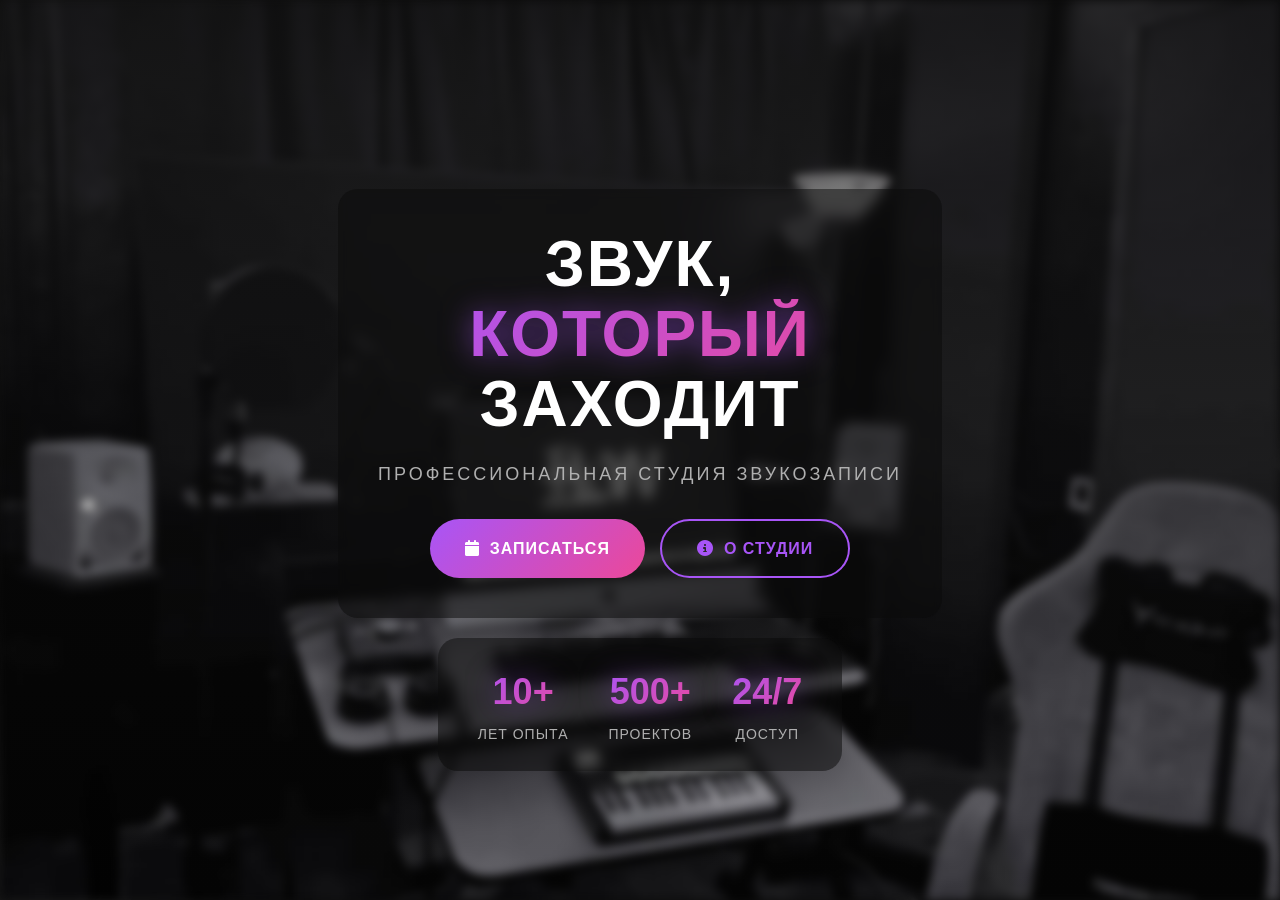
<file: index.html>
<!doctype html>
<html lang="ru">
  <head>
    <meta charset="UTF-8" />
    <meta
      name="viewport"
      content="width=device-width, initial-scale=1.0, maximum-scale=1.0, user-scalable=no"
    />
    <title>FL Studio — Студия звукозаписи</title>
    <link
      rel="stylesheet"
      href="https://cdnjs.cloudflare.com/ajax/libs/font-awesome/6.5.1/css/all.min.css"
    />
    <link rel="stylesheet" href="css/style.css" />
    <script src="js/telegram-web-app.js"></script>
  </head>
  <body>
    <div class="bg-layer" aria-hidden="true">
      <div class="bg-circle-purple"></div>
      <div class="bg-circle-pink"></div>
      <div class="bg-circle-cyan"></div>
      <div class="bg-ring"></div>
    </div>

    <section class="hero hero-fullpage" id="hero">
      <div class="hero-bg"></div>
      <div class="hero-overlay"></div>

      <div class="hero-content">
        <h1 class="hero-title">
          <span>ЗВУК,</span>
          <span class="outline">КОТОРЫЙ</span>
          <span>ЗАХОДИТ</span>
        </h1>
        <p class="hero-subtitle">Профессиональная студия звукозаписи</p>
        <div class="hero-buttons">
          <a href="services.html" class="btn-primary">
            <i class="fas fa-calendar"></i> Записаться
          </a>
          <a href="about.html" class="btn-outline">
            <i class="fas fa-info-circle"></i> О студии
          </a>
        </div>
      </div>

      <div class="hero-stats">
        <div class="stat">
          <span class="stat-number">10+</span>
          <span class="stat-label">лет опыта</span>
        </div>
        <div class="stat">
          <span class="stat-number">500+</span>
          <span class="stat-label">проектов</span>
        </div>
        <div class="stat">
          <span class="stat-number">24/7</span>
          <span class="stat-label">доступ</span>
        </div>
      </div>
    </section>
    <!-- Модальное уведомление о скидке -->
    <div class="promo-overlay" id="promoOverlay">
      <div class="promo-modal">
        <button class="promo-close" onclick="closePromo()">
          <i class="fas fa-times"></i>
        </button>

        <div class="promo-icon">
          <i class="fas fa-fire"></i>
        </div>

        <h3 class="promo-title">СКИДКА 30%</h3>
        <p class="promo-subtitle">на первый заказ</p>

        <a href="services.html" class="promo-btn"> Выбрать услугу </a>
      </div>
    </div>
    <script src="js/telegram.js"></script>
  </body>
</html>
</file>
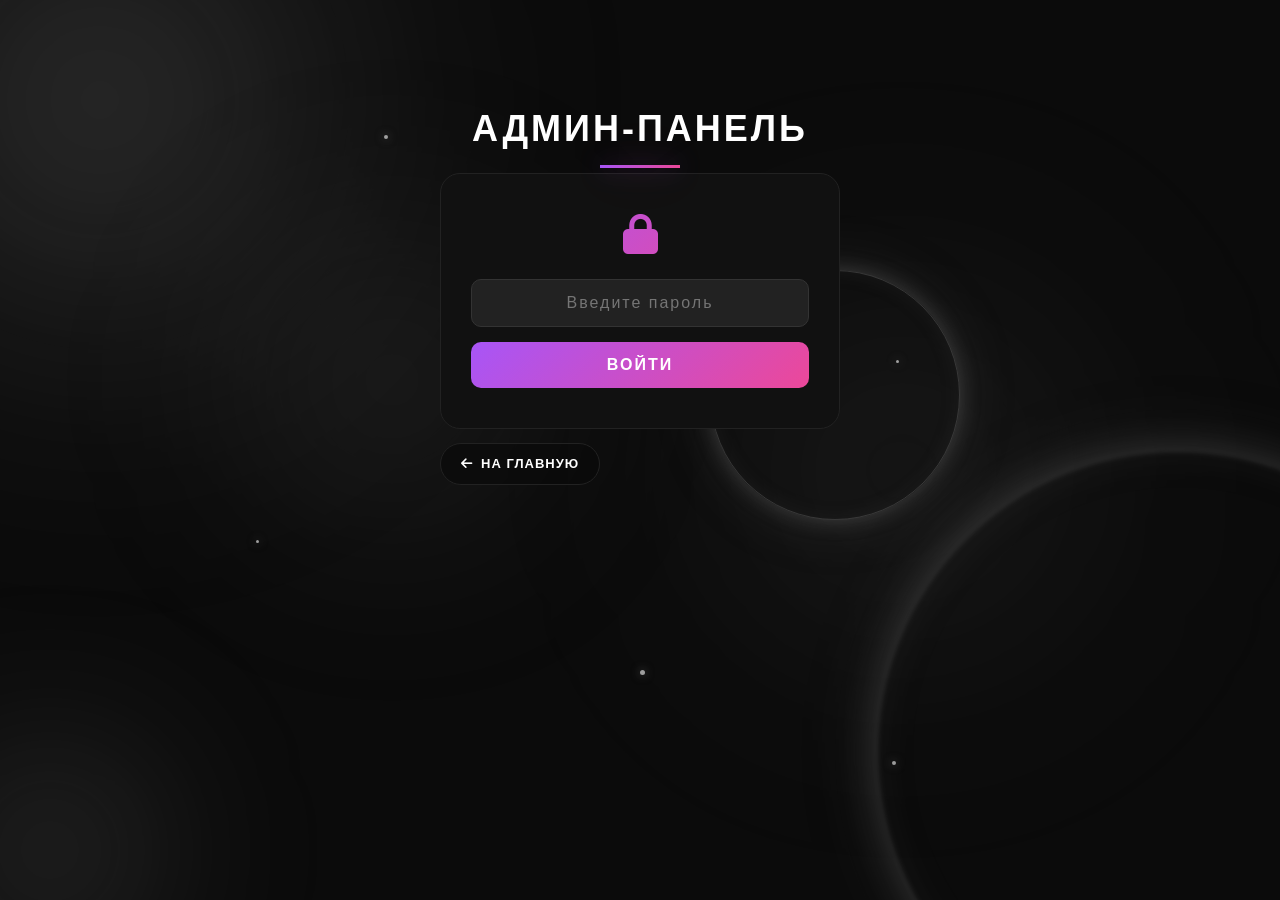
<file: admin-history.html>
<!doctype html>
<html lang="ru">
  <head>
    <meta charset="UTF-8" />
    <meta
      name="viewport"
      content="width=device-width, initial-scale=1.0, maximum-scale=1.0, user-scalable=no"
    />
    <title>История заявок — FL Studio</title>
    <link
      rel="stylesheet"
      href="https://cdnjs.cloudflare.com/ajax/libs/font-awesome/6.5.1/css/all.min.css"
    />
    <link rel="stylesheet" href="css/style.css" />
  </head>
  <body>
    <div class="bg-layer" aria-hidden="true">
      <div class="bg-circle-purple"></div>
      <div class="bg-circle-pink"></div>
      <div class="bg-circle-cyan"></div>
      <div class="bg-ring"></div>
    </div>

    <section class="admin-page">
      <div class="container">
        <h2 class="section-title">ИСТОРИЯ ЗАЯВОК</h2>

        <div class="admin-panel">
          <a href="admin.html" class="admin-back">
            <i class="fas fa-arrow-left"></i> Назад в админку
          </a>

          <!-- Фильтр -->
          <div class="admin-card">
            <h3>Фильтр</h3>
            <div class="admin-filter">
              <button
                class="admin-filter-btn active"
                data-filter="all"
                onclick="setFilter('all')"
              >
                Все
              </button>
              <button
                class="admin-filter-btn"
                data-filter="confirmed"
                onclick="setFilter('confirmed')"
              >
                ✅ Подтверждённые
              </button>
              <button
                class="admin-filter-btn"
                data-filter="pending"
                onclick="setFilter('pending')"
              >
                ⏳ Ожидающие
              </button>
              <button
                class="admin-filter-btn"
                data-filter="cancelled"
                onclick="setFilter('cancelled')"
              >
                ❌ Отменённые
              </button>
            </div>
          </div>

          <!-- Список -->
          <div class="admin-card">
            <h3 style="color: white">
              Заявки
              <span id="historyCount" class="admin-history-count">0</span>
            </h3>
            <div class="admin-history-list" id="historyList">
              <p class="admin-empty">Загрузка...</p>
            </div>
          </div>

          <button
            class="admin-logout"
            onclick="window.location.href = 'admin.html'"
          >
            <i class="fas fa-arrow-left"></i> Вернуться в админку
          </button>
        </div>
      </div>
    </section>

    <script src="js/admin-history.js"></script>
  </body>
</html>
</file>
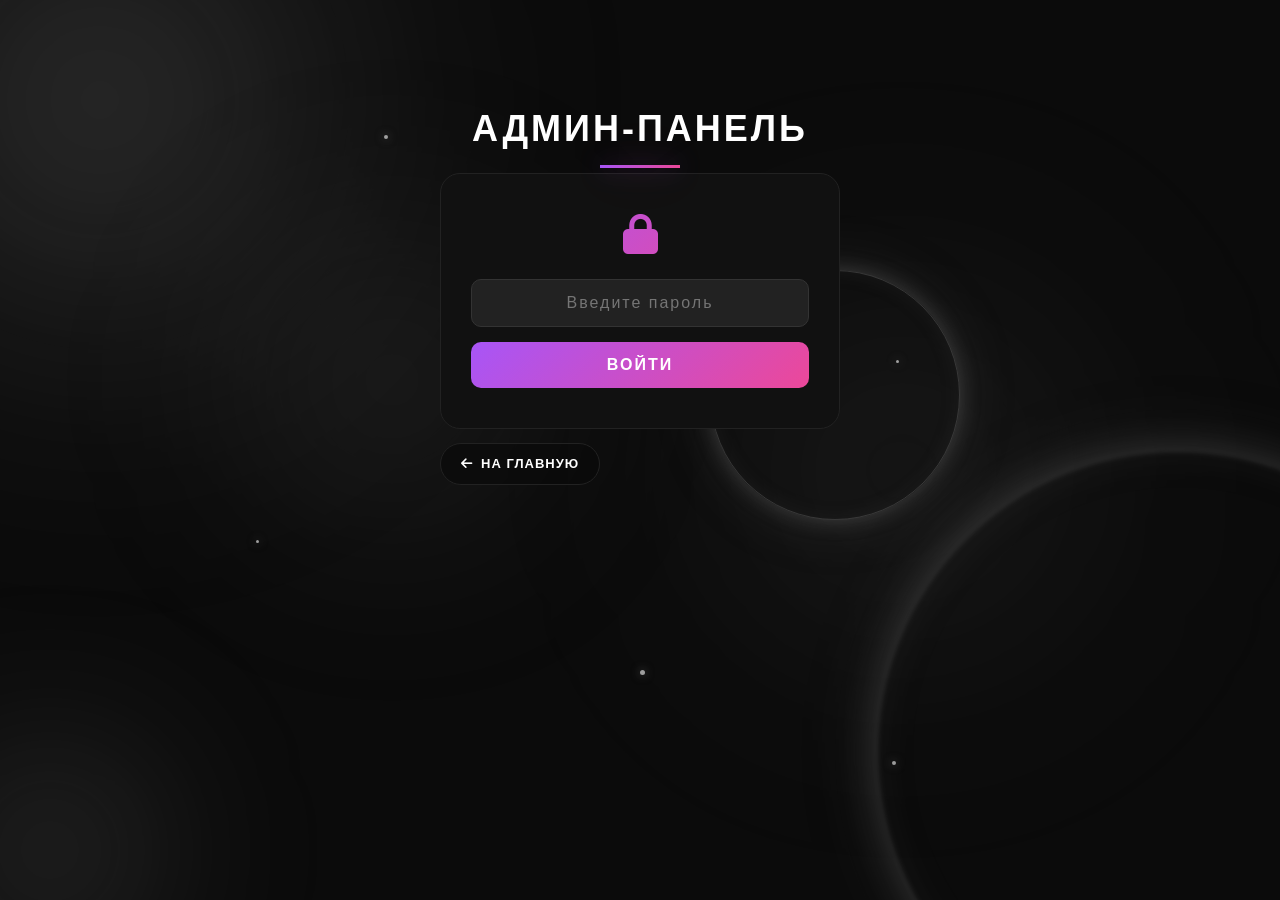
<file: admin.html>
<!doctype html>
<html lang="ru">
  <head>
    <meta charset="UTF-8" />
    <meta
      name="viewport"
      content="width=device-width, initial-scale=1.0, maximum-scale=1.0, user-scalable=no"
    />
    <title>Админ-панель — FL Studio</title>
    <link
      rel="stylesheet"
      href="https://cdnjs.cloudflare.com/ajax/libs/font-awesome/6.5.1/css/all.min.css"
    />
    <link rel="stylesheet" href="css/style.css" />
    <script src="js/telegram-web-app.js"></script>
  </head>
  <body>
    <div class="bg-layer" aria-hidden="true">
      <div class="bg-circle-purple"></div>
      <div class="bg-circle-pink"></div>
      <div class="bg-circle-cyan"></div>
      <div class="bg-ring"></div>
      <div class="bg-dot bg-dot-1"></div>
      <div class="bg-dot bg-dot-2"></div>
      <div class="bg-dot bg-dot-3"></div>
      <div class="bg-dot bg-dot-4"></div>
      <div class="bg-dot bg-dot-5"></div>
    </div>

    <section class="admin-page">
      <div class="container">
        <h2 class="section-title">АДМИН-ПАНЕЛЬ</h2>

        <!-- Экран входа -->
        <div class="admin-login" id="adminLogin">
          <div class="admin-login-box">
            <i class="fas fa-lock"></i>
            <input
              type="password"
              id="adminPassword"
              placeholder="Введите пароль"
            />
            <button onclick="checkPassword()">Войти</button>
          </div>
          <a href="about.html" class="admin-back">
            <i class="fas fa-arrow-left"></i> На главную
          </a>
        </div>

        <!-- Экран панели -->
        <div class="admin-panel" id="adminPanel" style="display: none">
          <!-- Закрыть ВЕСЬ день -->
          <a href="admin-history.html" class="admin-back admin-history-link">
            <i class="fas fa-history"></i> История заявок
          </a>
          <div class="admin-card">
            <h3>Закрыть весь день</h3>
            <div class="admin-date-input">
              <input
                type="text"
                id="adminDate"
                placeholder="ДД.ММ.ГГГГ"
                maxlength="10"
                oninput="formatAdminDate(this)"
              />
              <button onclick="closeDay()">
                <i class="fas fa-lock"></i> Закрыть день
              </button>
            </div>
          </div>

          <!-- Список занятых дат -->
          <div class="admin-card">
            <h3>Занятые даты</h3>
            <div class="admin-dates-list" id="adminDatesList">
              <p class="admin-empty">Загрузка...</p>
            </div>
          </div>

          <button class="admin-logout" onclick="logout()">
            <i class="fas fa-sign-out-alt"></i> Выйти
          </button>
        </div>
      </div>
    </section>

    <script src="js/telegram.js"></script>
    <script src="js/admin.js"></script>
  </body>
</html>
</file>
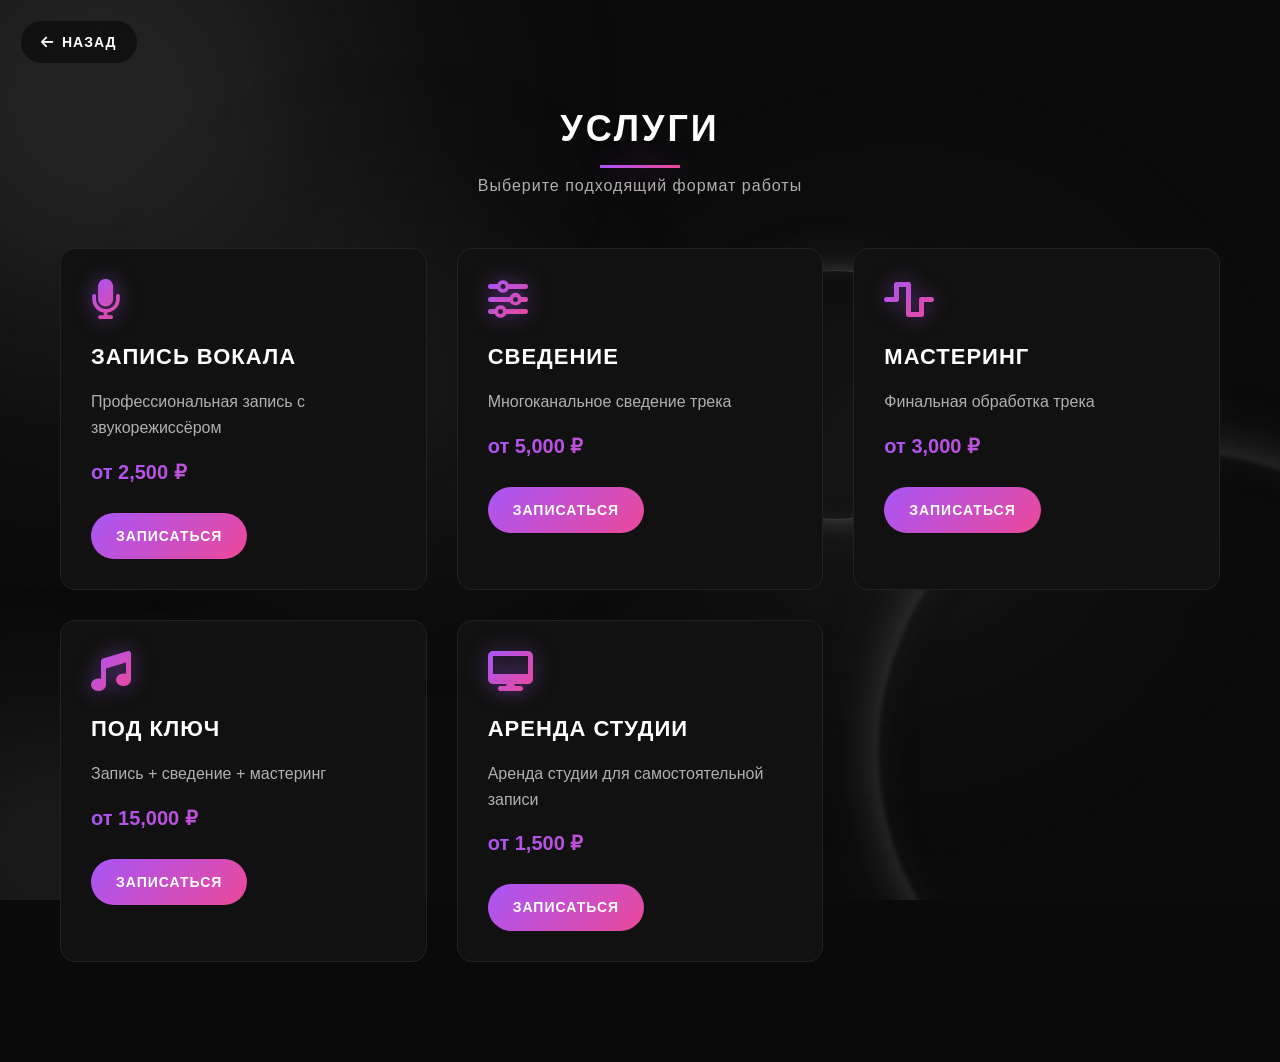
<file: services.html>
<!doctype html>
<html lang="ru">
  <head>
    <meta charset="UTF-8" />
    <meta
      name="viewport"
      content="width=device-width, initial-scale=1.0, maximum-scale=1.0, user-scalable=no"
    />
    <title>Услуги — FL Studio</title>
    <link
      rel="stylesheet"
      href="https://cdnjs.cloudflare.com/ajax/libs/font-awesome/6.5.1/css/all.min.css"
    />
    <link rel="stylesheet" href="css/style.css" />
    <script src="js/telegram-web-app.js"></script>
  </head>
  <body>
    <div class="bg-layer" aria-hidden="true">
      <div class="bg-circle-purple"></div>
      <div class="bg-circle-pink"></div>
      <div class="bg-circle-cyan"></div>
      <div class="bg-ring"></div>
    </div>

    <a href="index.html" class="back-btn">
      <i class="fas fa-arrow-left"></i> Назад
    </a>

    <section class="services-page">
      <div class="container">
        <h2 class="section-title">УСЛУГИ</h2>
        <p class="section-subtitle">Выберите подходящий формат работы</p>

        <div class="services-grid" id="servicesGrid">
          <!-- Заполняется JavaScript -->
        </div>
      </div>
    </section>

    <script src="js/telegram.js"></script>
    <script src="js/services.js"></script>
  </body>
</html>
</file>
<file: css/style.css>
/* ===== Базовые стили ===== */
:root {
  --black: #0a0a0a;
  --dark: #111111;
  --dark-gray: #1a1a1a;
  --medium-gray: #222222;
  --light-gray: #b0b0b0;
  --white: #ffffff;
  --accent-purple: #a855f7;
  --accent-pink: #ec4899;
  --accent-dark: #9333ea;
  --neon-purple-glow: 0 0 20px rgba(168, 85, 247, 0.5);
  --neon-pink-glow: 0 0 20px rgba(236, 72, 153, 0.5);
  --neon-mixed-glow:
    0 0 25px rgba(168, 85, 247, 0.4), 0 0 50px rgba(236, 72, 153, 0.3);
  --transition: 0.3s;
}

* {
  margin: 0;
  padding: 0;
  box-sizing: border-box;
  -webkit-tap-highlight-color: transparent;
}

/* ===== Контакты в модалке ошибки ===== */
.error-contacts {
  margin-top: 20px;
  padding-top: 20px;
  border-top: 1px solid rgba(255, 68, 68, 0.2);
}

.error-contacts-label {
  font-size: 12px;
  color: var(--light-gray);
  text-transform: uppercase;
  letter-spacing: 1px;
  margin-bottom: 12px;
  text-align: center;
}

.error-contacts-buttons {
  display: grid;
  grid-template-columns: 1fr 1fr;
  gap: 10px;
}

.error-contact-btn {
  display: inline-flex;
  align-items: center;
  justify-content: center;
  gap: 8px;
  padding: 12px 15px;
  border-radius: 30px;
  font-size: 13px;
  font-weight: 700;
  text-transform: uppercase;
  letter-spacing: 1px;
  text-decoration: none;
  transition: all 0.3s;
  border: 2px solid transparent;
}

.error-contact-btn i {
  font-size: 16px;
}

.error-contact-btn.telegram {
  background: #229ed9;
  color: var(--white);
}

.error-contact-btn.telegram:hover {
  background: #1e8dbf;
  transform: translateY(-2px);
  box-shadow: 0 5px 20px rgba(34, 158, 217, 0.4);
}

.error-contact-btn.phone {
  background: linear-gradient(135deg, var(--accent-purple), var(--accent-pink));
  color: var(--white);
}

.error-contact-btn.phone:hover {
  background: linear-gradient(135deg, var(--accent-dark), var(--accent-pink));
  transform: translateY(-2px);
  box-shadow: var(--neon-mixed-glow);
}

/* Мобильная адаптация */
@media (max-width: 768px) {
  .error-contact-btn {
    padding: 10px 12px;
    font-size: 12px;
  }

  .error-contact-btn i {
    font-size: 14px;
  }
}

@media (max-width: 380px) {
  .error-contacts-buttons {
    grid-template-columns: 1fr;
  }
}

body {
  font-family:
    "Inter",
    "Manrope",
    -apple-system,
    BlinkMacSystemFont,
    "Segoe UI",
    sans-serif;
  background: var(--black);
  color: var(--white);
  line-height: 1.6;
  overflow-x: hidden;
  overscroll-behavior-x: none;
  -webkit-overflow-scrolling: touch;
}

.container {
  max-width: 1200px;
  margin: 0 auto;
  padding: 0 20px;
}

a {
  text-decoration: none;
}

/* ===== Фоновый слой ===== */
.bg-layer {
  position: fixed;
  inset: 0;
  z-index: -1;
  background: #0b0b0f;
  overflow: hidden;
  pointer-events: none;
  filter: grayscale(100%);
}

.hero-wrapper {
  position: relative;
  z-index: 10;
}

.bg-layer::before {
  content: "";
  position: absolute;
  top: -300px;
  left: -300px;
  width: 800px;
  height: 800px;
  background: radial-gradient(
    circle,
    rgba(139, 92, 246, 0.4) 0%,
    rgba(139, 92, 246, 0.1) 40%,
    transparent 70%
  );
  filter: blur(100px);
  animation: floatSlow 20s ease-in-out infinite;
}

.bg-layer::after {
  content: "";
  position: absolute;
  top: 50%;
  right: -200px;
  width: 600px;
  height: 600px;
  border-radius: 50%;
  border: 2px solid rgba(217, 70, 239, 0.3);
  box-shadow:
    0 0 40px rgba(217, 70, 239, 0.3),
    0 0 80px rgba(217, 70, 239, 0.2),
    inset 0 0 40px rgba(217, 70, 239, 0.1);
  filter: blur(2px);
  animation: floatSlowReverse 25s ease-in-out infinite;
}

.bg-circle-purple,
.bg-circle-pink,
.bg-circle-cyan,
.bg-ring,
.bg-dot {
  position: absolute;
  animation: floatSlow 25s ease-in-out infinite;
}

.bg-circle-purple {
  top: 20%;
  left: 15%;
  width: 400px;
  height: 400px;
  background: radial-gradient(
    circle,
    rgba(139, 92, 246, 0.25) 0%,
    transparent 70%
  );
  filter: blur(90px);
}

.bg-circle-pink {
  bottom: 20%;
  right: 10%;
  width: 500px;
  height: 500px;
  background: radial-gradient(
    circle,
    rgba(217, 70, 239, 0.2) 0%,
    transparent 70%
  );
  filter: blur(110px);
  animation-name: floatSlowReverse;
}

.bg-circle-cyan {
  bottom: -100px;
  left: -100px;
  width: 300px;
  height: 300px;
  background: radial-gradient(
    circle,
    rgba(6, 182, 212, 0.3) 0%,
    transparent 70%
  );
  filter: blur(80px);
}

.bg-ring {
  top: 30%;
  right: 25%;
  width: 250px;
  height: 250px;
  border-radius: 50%;
  border: 1px solid rgba(139, 92, 246, 0.4);
  box-shadow:
    0 0 20px rgba(139, 92, 246, 0.4),
    0 0 60px rgba(139, 92, 246, 0.2),
    inset 0 0 20px rgba(139, 92, 246, 0.1);
}

.bg-dot {
  border-radius: 50%;
  background: rgba(255, 255, 255, 0.6);
  box-shadow: 0 0 10px rgba(139, 92, 246, 0.8);
  animation: twinkle 4s ease-in-out infinite;
}

.bg-dot-1 {
  top: 15%;
  left: 30%;
  width: 4px;
  height: 4px;
}
.bg-dot-2 {
  top: 40%;
  left: 70%;
  width: 3px;
  height: 3px;
  animation-delay: 1s;
}
.bg-dot-3 {
  bottom: 25%;
  left: 50%;
  width: 5px;
  height: 5px;
  animation-delay: 2s;
}
.bg-dot-4 {
  top: 60%;
  left: 20%;
  width: 3px;
  height: 3px;
  animation-delay: 3s;
}
.bg-dot-5 {
  bottom: 15%;
  right: 30%;
  width: 4px;
  height: 4px;
  animation-delay: 0.5s;
}

@keyframes floatSlow {
  0%,
  100% {
    transform: translate(0, 0);
  }
  50% {
    transform: translate(30px, -20px);
  }
}

@keyframes floatSlowReverse {
  0%,
  100% {
    transform: translate(0, 0);
  }
  50% {
    transform: translate(-25px, 15px);
  }
}

@keyframes twinkle {
  0%,
  100% {
    opacity: 0.3;
    transform: scale(1);
  }
  50% {
    opacity: 1;
    transform: scale(1.5);
  }
}

/* ===== Hero ===== */
.hero {
  min-height: 100vh;
  display: flex;
  flex-direction: column;
  gap: 20px;
  align-items: center;
  justify-content: center;
  position: relative;
  padding: 120px 20px 60px;
  overflow: hidden;
}

.hero-bg {
  position: absolute;
  inset: 0;
  background: url("../images/hero-bg1.jpg") no-repeat center center;
  background-size: cover;
  animation: heroZoom 20s ease-in-out infinite;
  z-index: 0;
  filter: blur(5px);
}

.hero-overlay {
  position: absolute;
  inset: 0;
  background: linear-gradient(
    to top,
    transparent 0%,
    rgba(10, 10, 10, 0.7) 100%
  );
  z-index: 1;
  pointer-events: none;
}

.hero-content,
.hero-stats {
  position: relative;
  z-index: 10;
  background: rgba(10, 10, 10, 0.5);
  border-radius: 20px;
  backdrop-filter: blur(5px);
}

.hero-content {
  text-align: center;
  padding: 40px;
}

.hero-stats {
  display: flex;
  gap: 40px;
  padding: 25px 40px;
}

.hero-title {
  font-size: 64px;
  line-height: 1.1;
  margin-bottom: 20px;
  text-transform: uppercase;
  font-family: "Unbounded", "Russo One", sans-serif;
  font-weight: 900;
  letter-spacing: 2px;
}

.hero-title span {
  display: block;
}

.hero-title .outline {
  background: linear-gradient(135deg, var(--accent-purple), var(--accent-pink));
  -webkit-background-clip: text;
  -webkit-text-fill-color: transparent;
  background-clip: text;
  filter: drop-shadow(0 0 15px rgba(168, 85, 247, 0.6));
}

.hero-subtitle {
  font-size: 18px;
  color: var(--light-gray);
  margin-bottom: 30px;
  text-transform: uppercase;
  letter-spacing: 3px;
}

.hero-buttons {
  display: flex;
  gap: 15px;
  justify-content: center;
  flex-wrap: wrap;
}

.btn-primary,
.btn-outline {
  padding: 15px 35px;
  border-radius: 30px;
  cursor: pointer;
  font-size: 16px;
  font-weight: 700;
  text-transform: uppercase;
  letter-spacing: 1px;
  transition: all 0.3s;
  display: inline-flex;
  align-items: center;
  gap: 10px;
}

.btn-primary {
  background: linear-gradient(135deg, var(--accent-purple), var(--accent-pink));
  color: var(--white);
  border: none;
}

.btn-primary:hover {
  background: linear-gradient(135deg, var(--accent-dark), var(--accent-pink));
  transform: translateY(-3px);
  box-shadow: var(--neon-mixed-glow);
}

.btn-outline {
  background: transparent;
  border: 2px solid var(--accent-purple);
  color: var(--accent-purple);
}

.btn-outline:hover {
  background: rgba(168, 85, 247, 0.1);
  border-color: var(--accent-pink);
  color: var(--accent-pink);
  transform: translateY(-3px);
  box-shadow: var(--neon-purple-glow);
}

.stat {
  text-align: center;
}

.stat-number {
  display: block;
  font-size: 36px;
  font-weight: 900;
  background: linear-gradient(135deg, var(--accent-purple), var(--accent-pink));
  -webkit-background-clip: text;
  -webkit-text-fill-color: transparent;
  background-clip: text;
  filter: drop-shadow(0 0 15px rgba(168, 85, 247, 0.5));
}

.stat-label {
  font-size: 14px;
  color: var(--light-gray);
  text-transform: uppercase;
  letter-spacing: 1px;
}

/* ===== Кнопки ===== */
.back-btn,
.admin-back {
  display: inline-flex;
  align-items: center;
  gap: 8px;
  color: var(--white);
  font-size: 13px;
  font-weight: 600;
  padding: 10px 20px;
  background: rgba(10, 10, 10, 0.7);
  border-radius: 30px;
  border: 1px solid var(--medium-gray);
  transition: all 0.2s;
  text-transform: uppercase;
  letter-spacing: 1px;
  text-decoration: none;
}

.back-btn {
  position: fixed;
  top: 20px;
  left: 20px;
  z-index: 100;
  font-size: 14px;
}

.back-btn:hover,
.admin-back:hover {
  border-color: var(--accent-purple);
  color: var(--accent-purple);
}

.admin-back {
  margin-top: 14px;
  align-self: flex-start;
}

.admin-back:hover {
  transform: translateX(-3px);
}

.btn-book-service {
  display: inline-flex;
  align-items: center;
  justify-content: center;
  gap: 8px;
  padding: 12px 25px;
  background: linear-gradient(135deg, var(--accent-purple), var(--accent-pink));
  color: var(--white);
  border-radius: 30px;
  font-weight: 700;
  font-size: 14px;
  text-transform: uppercase;
  letter-spacing: 1px;
  transition: all 0.2s;
  margin-top: 10px;
}

.btn-book-service:hover {
  background: linear-gradient(135deg, var(--accent-dark), var(--accent-pink));
  transform: translateY(-2px);
  box-shadow: var(--neon-mixed-glow);
}

/* ===== Секции ===== */
section {
  padding: 100px 0;
}

.section-title {
  font-size: 36px;
  text-align: center;
  margin-bottom: 15px;
  letter-spacing: 3px;
  position: relative;
  text-transform: uppercase;
}

.section-title::after {
  content: "";
  position: absolute;
  bottom: -10px;
  left: 50%;
  transform: translateX(-50%);
  width: 80px;
  height: 3px;
  background: linear-gradient(90deg, var(--accent-purple), var(--accent-pink));
  box-shadow: var(--neon-mixed-glow);
}

.section-subtitle {
  text-align: center;
  color: var(--light-gray);
  margin-bottom: 50px;
  font-size: 16px;
  letter-spacing: 1px;
}

/* ===== Услуги ===== */
.services-grid {
  display: grid;
  grid-template-columns: repeat(auto-fit, minmax(280px, 1fr));
  gap: 30px;
}

.service-card {
  background: var(--dark);
  padding: 30px;
  border-radius: 15px;
  border: 1px solid var(--medium-gray);
  transition: all 0.3s;
}

.service-card:hover {
  transform: translateY(-10px);
  border-color: var(--accent-purple);
  box-shadow: var(--neon-purple-glow);
}

.service-card i {
  font-size: 40px;
  background: linear-gradient(135deg, var(--accent-purple), var(--accent-pink));
  -webkit-background-clip: text;
  -webkit-text-fill-color: transparent;
  background-clip: text;
  margin-bottom: 20px;
  filter: drop-shadow(0 0 10px rgba(168, 85, 247, 0.5));
}

.service-card h3 {
  font-size: 22px;
  margin-bottom: 15px;
  text-transform: uppercase;
  letter-spacing: 1px;
}

.service-card p {
  color: var(--light-gray);
  margin-bottom: 15px;
}

.service-card .price {
  font-size: 20px;
  background: linear-gradient(135deg, var(--accent-purple), var(--accent-pink));
  -webkit-background-clip: text;
  -webkit-text-fill-color: transparent;
  background-clip: text;
  font-weight: 700;
  margin-bottom: 15px;
}

/* ===== Форма бронирования ===== */
.booking-wrapper {
  display: grid;
  gap: 30px;
  max-width: 600px;
  margin: 0 auto;
}

.booking-form {
  background: var(--dark);
  padding: 30px;
  border-radius: 15px;
  border: 1px solid var(--medium-gray);
}

.form-group {
  margin-bottom: 20px;
}

.form-group label {
  display: block;
  margin-bottom: 8px;
  color: var(--light-gray);
  font-size: 14px;
  text-transform: uppercase;
  letter-spacing: 1px;
}

.form-group input,
.form-group select {
  width: 100%;
  padding: 12px 15px;
  background: var(--medium-gray);
  border: 1px solid #333;
  color: var(--white);
  border-radius: 8px;
  font-size: 16px;
  transition: all 0.3s;
}

.form-group select,
.form-group select option {
  color: var(--white);
  background: var(--medium-gray);
}

.form-group select option:disabled {
  color: #888;
  font-style: italic;
}

.form-group input:focus,
.form-group select:focus {
  outline: none;
  border-color: var(--accent-purple);
  box-shadow: 0 0 15px rgba(168, 85, 247, 0.3);
}

.form-group input::placeholder {
  color: var(--light-gray);
}

.form-group.error input,
.form-group.error select {
  border-color: #ff4444;
  box-shadow: 0 0 15px rgba(255, 68, 68, 0.3);
  animation: shake 0.4s ease;
}

.form-group.error label {
  color: #ff4444;
}

@keyframes shake {
  0%,
  100% {
    transform: translateX(0);
  }
  25% {
    transform: translateX(-8px);
  }
  50% {
    transform: translateX(8px);
  }
  75% {
    transform: translateX(-4px);
  }
}

/* ===== Цена ===== */
.price-summary {
  display: flex;
  justify-content: space-between;
  align-items: center;
  padding: 20px;
  background: rgba(168, 85, 247, 0.1);
  border-radius: 10px;
  margin: 20px 0;
  border: 1px solid var(--accent-purple);
}

.price-line strong {
  font-size: 24px;
  background: linear-gradient(135deg, var(--accent-purple), var(--accent-pink));
  -webkit-background-clip: text;
  -webkit-text-fill-color: transparent;
  background-clip: text;
}

.price-right {
  display: flex;
  flex-direction: column;
  align-items: flex-end;
  gap: 4px;
}

.price-line {
  display: flex;
  align-items: center;
  gap: 10px;
}

.price-old {
  font-size: 14px;
  color: var(--light-gray);
  text-decoration: line-through;
  opacity: 0.7;
}

.price-discount {
  display: inline-flex;
  align-items: center;
  gap: 6px;
  font-size: 11px;
  font-weight: 700;
  letter-spacing: 1px;
  text-transform: uppercase;
  color: var(--accent-pink);
  background: rgba(236, 72, 153, 0.12);
  border: 1px solid rgba(236, 72, 153, 0.35);
  padding: 4px 10px;
  border-radius: 20px;
  animation: discountPulse 2s ease-in-out infinite;
}

.price-discount i {
  font-size: 10px;
  color: var(--accent-pink);
}

@keyframes discountPulse {
  0%,
  100% {
    box-shadow: 0 0 0 rgba(236, 72, 153, 0);
  }
  50% {
    box-shadow: 0 0 15px rgba(236, 72, 153, 0.4);
  }
}

.btn-book {
  width: 100%;
  padding: 15px;
  background: linear-gradient(135deg, var(--accent-purple), var(--accent-pink));
  color: var(--white);
  border: none;
  border-radius: 10px;
  font-size: 18px;
  font-weight: 700;
  cursor: pointer;
  transition: all 0.3s;
  display: flex;
  align-items: center;
  justify-content: center;
  gap: 10px;
  text-transform: uppercase;
  letter-spacing: 1px;
}

.btn-book:hover {
  background: linear-gradient(135deg, var(--accent-dark), var(--accent-pink));
  box-shadow: var(--neon-mixed-glow);
  transform: translateY(-3px);
}

/* ===== Календарь ===== */
.calendar-header {
  display: flex;
  justify-content: space-between;
  align-items: center;
  margin-bottom: 20px;
}

.calendar-header h3 {
  font-size: 18px;
  letter-spacing: 1px;
  text-transform: uppercase;
  color: var(--white);
}

.calendar-nav {
  width: 35px;
  height: 35px;
  background: var(--medium-gray);
  border: 1px solid #333;
  color: var(--white);
  border-radius: 50%;
  cursor: pointer;
  display: flex;
  align-items: center;
  justify-content: center;
  transition: all 0.3s;
  font-size: 14px;
}

.calendar-nav:hover {
  background: var(--accent-purple);
  border-color: var(--accent-purple);
  box-shadow: var(--neon-purple-glow);
}

.calendar-weekdays {
  display: grid;
  grid-template-columns: repeat(7, 1fr);
  gap: 5px;
  margin-bottom: 10px;
}

.calendar-weekdays span {
  text-align: center;
  font-size: 12px;
  color: var(--light-gray);
  text-transform: uppercase;
  font-weight: 700;
  padding: 5px;
}

.calendar-days {
  display: grid;
  grid-template-columns: repeat(7, 1fr);
  gap: 5px;
}

.calendar-day {
  aspect-ratio: 1;
  display: flex;
  align-items: center;
  justify-content: center;
  cursor: pointer;
  border-radius: 8px;
  font-size: 14px;
  color: var(--white);
  background: var(--medium-gray);
  border: 1px solid transparent;
  transition: all 0.2s;
  position: relative;
}

.calendar-day:hover:not(.disabled):not(.empty) {
  background: rgba(168, 85, 247, 0.2);
  border-color: var(--accent-purple);
}

.calendar-day.disabled {
  opacity: 0.3;
  cursor: not-allowed;
  background: var(--dark-gray);
}

.calendar-day.empty {
  background: transparent;
  cursor: default;
}

.calendar-day.today {
  border-color: var(--accent-pink);
  box-shadow: var(--neon-pink-glow);
}

.calendar-day.selected {
  background: linear-gradient(135deg, var(--accent-purple), var(--accent-pink));
  color: var(--white);
  font-weight: 700;
  box-shadow: var(--neon-mixed-glow);
}

.calendar-day.booked {
  background: rgba(255, 68, 68, 0.15);
  border-color: rgba(255, 68, 68, 0.4);
  position: relative;
  opacity: 1;
}

.calendar-day.booked::after {
  content: "";
  position: absolute;
  top: 50%;
  left: 50%;
  width: 100%;
  height: 1.5px;
  background: #ff4444;
  transform: translate(-50%, -50%) rotate(-45deg);
}

/* ===== Легенда календаря ===== */
.calendar-legend {
  display: flex;
  justify-content: center;
  flex-wrap: wrap;
  gap: 15px;
  margin-top: 20px;
  padding-top: 15px;
  border-top: 1px solid var(--medium-gray);
}

.calendar-legend-item {
  display: flex;
  align-items: center;
  gap: 8px;
  font-size: 12px;
  color: var(--light-gray);
  letter-spacing: 0.5px;
}

.calendar-legend-dot {
  width: 14px;
  height: 14px;
  border-radius: 4px;
  flex-shrink: 0;
  position: relative;
}

.calendar-legend-dot.free {
  background: var(--medium-gray);
  border: 1px solid #333;
}

.calendar-legend-dot.full {
  background: rgba(255, 68, 68, 0.15);
  border: 1px solid rgba(255, 68, 68, 0.4);
  position: relative;
}

.calendar-legend-dot.full::after {
  content: "";
  position: absolute;
  top: 50%;
  left: 50%;
  width: 100%;
  height: 1.5px;
  background: #ff4444;
  transform: translate(-50%, -50%) rotate(-45deg);
}

.calendar-legend-dot.past {
  background: var(--dark-gray);
  border: 1px solid #333;
  opacity: 0.4;
}

.calendar-modal {
  display: none;
  position: fixed;
  inset: 0;
  background: rgba(10, 10, 10, 0.9);
  z-index: 2000;
  align-items: flex-end;
  justify-content: center;
}

.calendar-modal.active {
  display: flex;
}

.calendar-modal-content {
  background: var(--dark);
  border-radius: 20px 20px 0 0;
  padding: 25px 20px 30px;
  width: 100%;
  max-width: 500px;
  border: 1px solid var(--medium-gray);
  border-bottom: none;
  animation: slideUp 0.3s ease;
}

.calendar-close {
  width: 100%;
  padding: 13px;
  margin-top: 15px;
  background: linear-gradient(135deg, var(--accent-purple), var(--accent-pink));
  color: var(--white);
  border: none;
  border-radius: 10px;
  font-size: 16px;
  font-weight: 700;
  cursor: pointer;
  text-transform: uppercase;
  letter-spacing: 1px;
}

.calendar-toggle {
  width: 50px;
  height: 50px;
  background: var(--medium-gray);
  border: 1px solid #333;
  color: var(--accent-purple);
  border-radius: 8px;
  cursor: pointer;
  font-size: 18px;
  display: flex;
  align-items: center;
  justify-content: center;
}

/* ===== Блок информации ===== */
.booking-info {
  background: var(--dark);
  padding: 25px;
  border-radius: 15px;
  border: 1px solid var(--medium-gray);
  margin-top: 30px;
}

.booking-info h3 {
  margin-bottom: 15px;
  background: linear-gradient(135deg, var(--accent-purple), var(--accent-pink));
  -webkit-background-clip: text;
  -webkit-text-fill-color: transparent;
  background-clip: text;
  text-transform: uppercase;
  letter-spacing: 2px;
  font-size: 18px;
}

.booking-info ul {
  list-style: none;
  display: grid;
  grid-template-columns: repeat(auto-fit, minmax(200px, 1fr));
  gap: 10px;
}

.booking-info li {
  padding: 8px 0;
  color: var(--light-gray);
  display: flex;
  align-items: center;
  gap: 10px;
  font-size: 14px;
}

.booking-info li i {
  color: var(--accent-purple);
  width: 20px;
}

/* ===== Имя из Telegram ===== */
.form-group.hidden-in-tg {
  display: none;
}

.user-badge {
  display: none;
  align-items: center;
  gap: 10px;
  padding: 12px 15px;
  background: rgba(168, 85, 247, 0.1);
  border: 1px solid rgba(168, 85, 247, 0.3);
  border-radius: 8px;
  margin-bottom: 20px;
}

.user-badge.visible {
  display: flex;
}

.user-badge i {
  color: var(--accent-purple);
  font-size: 18px;
}

.user-badge span {
  color: var(--white);
  font-size: 15px;
  font-weight: 600;
}

/* ===== Кастомный выбор времени ===== */
.custom-time-picker {
  display: flex;
  justify-content: space-between;
  align-items: center;
  width: 100%;
  padding: 12px 15px;
  background: var(--medium-gray);
  border: 1px solid #333;
  color: var(--white);
  border-radius: 8px;
  font-size: 16px;
  cursor: pointer;
  transition: all 0.3s;
}

.custom-time-picker:hover {
  border-color: var(--accent-purple);
}

.custom-time-picker.active {
  border-color: var(--accent-purple);
  box-shadow: 0 0 15px rgba(168, 85, 247, 0.3);
}

.custom-time-picker i {
  color: var(--accent-purple);
  font-size: 18px;
}

.custom-time-picker span {
  color: var(--light-gray);
}

.custom-time-picker span.has-value {
  color: var(--white);
  font-weight: 600;
}

/* ===== Модалка выбора времени ===== */
.time-picker-overlay {
  display: none;
  position: fixed;
  inset: 0;
  background: rgba(10, 10, 10, 0.92);
  backdrop-filter: blur(10px);
  z-index: 2500;
  align-items: center;
  justify-content: center;
  padding: 20px;
  animation: promoFadeIn 0.3s ease;
}

.time-picker-overlay.active {
  display: flex;
}

.time-picker-modal {
  background: linear-gradient(180deg, var(--dark) 0%, #0a0a0a 100%);
  border: 1px solid rgba(168, 85, 247, 0.3);
  border-radius: 24px;
  padding: 28px 24px;
  width: 100%;
  max-width: 500px;
  max-height: 85vh;
  display: flex;
  flex-direction: column;
  animation: promoSlideDown 0.4s ease;
  box-shadow:
    0 0 60px rgba(168, 85, 247, 0.3),
    0 20px 60px rgba(0, 0, 0, 0.7);
  position: relative;
  overflow: hidden;
}

.time-picker-modal::before {
  content: "";
  position: absolute;
  top: 0;
  left: 0;
  right: 0;
  height: 2px;
  background: linear-gradient(90deg, var(--accent-purple), var(--accent-pink));
  box-shadow: 0 0 20px rgba(168, 85, 247, 0.8);
}

.time-picker-header {
  display: flex;
  justify-content: space-between;
  align-items: center;
  margin-bottom: 20px;
  gap: 15px;
}

.time-picker-header h3 {
  font-size: 18px;
  letter-spacing: 2px;
  text-transform: uppercase;
  color: var(--white);
  display: flex;
  align-items: center;
  gap: 10px;
  flex-wrap: wrap;
}

.time-picker-hours-badge {
  font-size: 12px;
  padding: 4px 12px;
  background: linear-gradient(135deg, var(--accent-purple), var(--accent-pink));
  color: var(--white);
  border-radius: 12px;
  letter-spacing: 1px;
  box-shadow: 0 0 15px rgba(168, 85, 247, 0.5);
}

.time-picker-close {
  width: 38px;
  height: 38px;
  border-radius: 50%;
  background: rgba(255, 255, 255, 0.05);
  border: 1px solid rgba(255, 255, 255, 0.1);
  color: var(--light-gray);
  cursor: pointer;
  display: flex;
  align-items: center;
  justify-content: center;
  transition: all 0.3s;
  font-size: 14px;
  flex-shrink: 0;
}

.time-picker-close:hover {
  background: var(--accent-pink);
  border-color: var(--accent-pink);
  color: var(--white);
  transform: rotate(90deg);
  box-shadow: 0 0 20px rgba(236, 72, 153, 0.6);
}

.time-picker-date-info {
  display: flex;
  align-items: center;
  gap: 10px;
  padding: 10px 15px;
  background: rgba(168, 85, 247, 0.08);
  border: 1px solid rgba(168, 85, 247, 0.2);
  border-radius: 12px;
  margin-bottom: 18px;
  font-size: 13px;
  color: var(--light-gray);
}

.time-picker-date-info i {
  color: var(--accent-purple);
  font-size: 16px;
}

.time-picker-date-info strong {
  color: var(--white);
  letter-spacing: 1px;
}

.time-picker-legend {
  display: flex;
  gap: 20px;
  margin-bottom: 15px;
  padding-bottom: 15px;
  border-bottom: 1px solid var(--medium-gray);
}

.time-legend-item {
  display: flex;
  align-items: center;
  gap: 8px;
  font-size: 12px;
  color: var(--light-gray);
  text-transform: uppercase;
  letter-spacing: 1px;
}

.time-legend-dot {
  width: 12px;
  height: 12px;
  border-radius: 4px;
}

.time-legend-dot.free {
  background: rgba(0, 200, 100, 0.15);
  border: 1px solid #00c864;
}

.time-legend-dot.busy {
  background: rgba(255, 68, 68, 0.15);
  border: 1px solid #ff4444;
}

.time-picker-duration {
  display: flex;
  flex-direction: column;
  gap: 10px;
  padding: 14px 15px;
  background: rgba(168, 85, 247, 0.06);
  border: 1px solid rgba(168, 85, 247, 0.2);
  border-radius: 14px;
  margin-bottom: 16px;
}

.time-picker-duration-label {
  font-size: 12px;
  color: var(--light-gray);
  text-transform: uppercase;
  letter-spacing: 1.5px;
  font-weight: 700;
  display: flex;
  align-items: center;
  gap: 8px;
}

.time-picker-duration-label i {
  color: var(--accent-purple);
  font-size: 14px;
}

.time-picker-duration-options {
  display: flex;
  gap: 8px;
  overflow-x: auto;
  padding-bottom: 4px;
  scrollbar-width: thin;
  scrollbar-color: var(--accent-purple) transparent;
}

.time-picker-duration-options::-webkit-scrollbar {
  height: 4px;
}

.time-picker-duration-options::-webkit-scrollbar-thumb {
  background: var(--accent-purple);
  border-radius: 2px;
}

.duration-btn {
  flex-shrink: 0;
  padding: 10px 18px;
  background: rgba(255, 255, 255, 0.03);
  border: 2px solid rgba(255, 255, 255, 0.08);
  color: var(--light-gray);
  border-radius: 10px;
  font-size: 14px;
  font-weight: 700;
  cursor: pointer;
  transition: all 0.25s cubic-bezier(0.4, 0, 0.2, 1);
  letter-spacing: 0.5px;
  white-space: nowrap;
  min-width: 55px;
  text-align: center;
}

.duration-btn:hover {
  border-color: rgba(168, 85, 247, 0.4);
  color: var(--white);
  background: rgba(168, 85, 247, 0.08);
}

.duration-btn.active {
  background: linear-gradient(135deg, var(--accent-purple), var(--accent-pink));
  border-color: transparent;
  color: var(--white);
  box-shadow: 0 0 6px rgba(168, 85, 247, 0.5);
  transform: scale(1.02);
}

.time-picker-grid {
  display: grid;
  grid-template-columns: repeat(auto-fill, minmax(85px, 1fr));
  gap: 10px;
  overflow-y: auto;
  padding: 4px 8px 4px 4px;
  max-height: 100%;
  scrollbar-width: thin;
  scrollbar-color: var(--accent-purple) transparent;
}

.time-picker-grid::-webkit-scrollbar {
  width: 5px;
}

.time-picker-grid::-webkit-scrollbar-track {
  background: rgba(255, 255, 255, 0.03);
  border-radius: 3px;
}

.time-picker-grid::-webkit-scrollbar-thumb {
  background: linear-gradient(180deg, var(--accent-purple), var(--accent-pink));
  border-radius: 3px;
}

.time-slot {
  padding: 16px 8px;
  border-radius: 12px;
  font-size: 15px;
  font-weight: 700;
  text-align: center;
  transition: all 0.25s cubic-bezier(0.4, 0, 0.2, 1);
  border: 2px solid transparent;
  letter-spacing: 1px;
  position: relative;
  display: flex;
  align-items: center;
  justify-content: center;
  min-height: 52px;
}

.time-slot.free {
  background: rgba(0, 200, 100, 0.08);
  border-color: rgba(0, 200, 100, 0.25);
  color: #00e676;
  cursor: pointer;
}

.time-slot.free:hover {
  background: rgba(0, 200, 100, 0.2);
  border-color: #00e676;
  transform: translateY(-3px);
  box-shadow: 0 8px 20px rgba(0, 200, 100, 0.3);
  color: #fff;
}

.time-slot.free:active {
  transform: translateY(-1px) scale(0.98);
}

.time-slot.busy {
  background: rgba(255, 68, 68, 0.06);
  border-color: rgba(255, 68, 68, 0.25);
  color: #ff6666;
  cursor: not-allowed;
  opacity: 0.65;
  position: relative;
}

.time-slot.busy::after {
  content: "";
  position: absolute;
  top: 50%;
  left: 15%;
  right: 15%;
  height: 1.5px;
  background: #ff4444;
  transform: translateY(-50%) rotate(-6deg);
  box-shadow: 0 0 8px rgba(255, 68, 68, 0.6);
}

.time-slot.selected {
  background: linear-gradient(135deg, var(--accent-purple), var(--accent-pink));
  border-color: transparent;
  color: var(--white);
  box-shadow:
    0 0 5px rgba(168, 85, 247, 0.6),
    0 0 10px rgba(236, 72, 153, 0.3);
  transform: scale(1.05);
  animation: timeSlotPulse 1.5s infinite;
}

@keyframes timeSlotPulse {
  0%,
  100% {
    box-shadow:
      0 0 5px rgba(168, 85, 247, 0.6),
      0 0 10px rgba(236, 72, 153, 0.3);
  }
  50% {
    box-shadow:
      0 0 7px rgba(168, 85, 247, 0.9),
      0 0 14px rgba(236, 72, 153, 0.5);
  }
}

.time-picker-empty {
  grid-column: 1 / -1;
  text-align: center;
  padding: 40px 20px;
  color: var(--light-gray);
}

.time-picker-empty i {
  font-size: 48px;
  color: var(--accent-purple);
  opacity: 0.5;
  margin-bottom: 15px;
  display: block;
}

.time-picker-empty p {
  font-size: 16px;
  color: var(--white);
  margin-bottom: 8px;
  font-weight: 600;
}

.time-picker-empty span {
  font-size: 13px;
  opacity: 0.7;
}

.time-picker-done {
  width: 100%;
  padding: 16px;
  margin-top: 18px;
  background: linear-gradient(135deg, var(--accent-purple), var(--accent-pink));
  color: var(--white);
  border: none;
  border-radius: 14px;
  font-size: 16px;
  font-weight: 700;
  text-transform: uppercase;
  letter-spacing: 2px;
  cursor: pointer;
  transition: all 0.3s;
  display: flex;
  align-items: center;
  justify-content: center;
  gap: 10px;
  flex-shrink: 0;
  box-shadow: 0 0 25px rgba(168, 85, 247, 0.5);
}

.time-picker-done:hover:not(:disabled) {
  background: linear-gradient(135deg, var(--accent-dark), var(--accent-pink));
  transform: translateY(-2px);
  box-shadow: 0 0 35px rgba(168, 85, 247, 0.7);
}

.time-picker-done:active:not(:disabled) {
  transform: translateY(0);
}

.time-picker-done:disabled {
  opacity: 0.4;
  cursor: not-allowed;
  box-shadow: none;
  background: var(--medium-gray);
}

.time-picker-done i {
  font-size: 14px;
}

/* ===== Галерея-карусель ===== */
.gallery-slider {
  position: relative;
  width: 100%;
  height: 700px;
  margin: 0 auto;
  overflow: hidden;
  display: flex;
  align-items: center;
  justify-content: center;
  touch-action: pan-y;
  -webkit-user-select: none;
  user-select: none;
  overscroll-behavior-x: contain;
}

.gallery-track {
  position: relative;
  width: 100%;
  height: 100%;
  display: flex;
  align-items: center;
  justify-content: center;
  touch-action: pan-y;
  -webkit-user-select: none;
  user-select: none;
}

.gallery-slide {
  position: absolute;
  top: 50%;
  left: 50%;
  width: 660px;
  height: 660px;
  border-radius: 15px;
  overflow: hidden;
  cursor: pointer;
  transition: all 0.6s cubic-bezier(0.4, 0, 0.2, 1);
  border: 1px solid var(--medium-gray);
  will-change: transform, opacity, filter;
}

.gallery-slide.pos-left {
  transform: translate(calc(-50% - 420px), -50%) scale(0.7);
  filter: brightness(0.4) grayscale(50%);
  opacity: 1;
  z-index: 1;
  border-radius: 20px;
}

.gallery-slide.pos-center {
  transform: translate(-50%, -50%) scale(1);
  filter: brightness(1) grayscale(0%);
  opacity: 1;
  z-index: 10;
  border-color: var(--accent-purple);
}

.gallery-slide.pos-right {
  transform: translate(calc(-50% + 420px), -50%) scale(0.7);
  filter: brightness(0.4) grayscale(50%);
  opacity: 1;
  border-radius: 20px;
  z-index: 1;
}

.gallery-slide.pos-hidden-left {
  transform: translate(calc(-50% - 700px), -50%) scale(0.5);
  filter: brightness(0.2) grayscale(100%);
  opacity: 0;
  z-index: 0;
  pointer-events: none;
  cursor: default;
}

.gallery-slide.pos-hidden-right {
  transform: translate(calc(-50% + 700px), -50%) scale(0.5);
  filter: brightness(0.2) grayscale(100%);
  opacity: 0;
  z-index: 0;
  pointer-events: none;
  cursor: default;
}

.gallery-slide img {
  width: 100%;
  height: 100%;
  object-fit: cover;
  display: block;
  pointer-events: none;
  -webkit-user-drag: none;
  user-select: none;
  -webkit-touch-callout: none;
}

.gallery-slide-title {
  position: absolute;
  bottom: 0;
  left: 0;
  right: 0;
  padding: 20px;
  background: linear-gradient(transparent, rgba(10, 10, 10, 0.9));
  color: var(--white);
  font-size: 16px;
  letter-spacing: 2px;
  text-transform: uppercase;
  opacity: 0;
  transition: opacity 0.4s ease;
}

.gallery-slide.pos-center .gallery-slide-title {
  opacity: 1;
}

.gallery-dots {
  display: flex;
  justify-content: center;
  gap: 8px;
  margin-top: 20px;
}

.gallery-dot {
  width: 10px;
  height: 10px;
  border-radius: 50%;
  background: var(--medium-gray);
  cursor: pointer;
  transition: all 0.3s;
  border: none;
  padding: 0;
}

.gallery-dot.active {
  background: linear-gradient(135deg, var(--accent-purple), var(--accent-pink));
  width: 30px;
  border-radius: 5px;
  box-shadow: var(--neon-mixed-glow);
}

.btn-view-all {
  display: flex;
  margin: 20px auto 0;
  padding: 12px 30px;
  background: transparent;
  border: 2px solid var(--accent-purple);
  color: var(--accent-purple);
  border-radius: 30px;
  cursor: pointer;
  font-size: 14px;
  font-weight: 700;
  text-transform: uppercase;
  letter-spacing: 1px;
  transition: all 0.3s;
  align-items: center;
  gap: 8px;
}

.btn-view-all:hover {
  background: rgba(168, 85, 247, 0.1);
  border-color: var(--accent-pink);
  color: var(--accent-pink);
  box-shadow: var(--neon-purple-glow);
}

/* ===== Модалка всех фото ===== */
.all-photos-modal {
  display: none;
  position: fixed;
  inset: 0;
  background: rgba(10, 10, 10, 0.95);
  z-index: 3000;
  padding: 40px 20px;
  overflow-y: auto;
}

.all-photos-modal.active {
  display: block;
}

.all-photos-content {
  max-width: 1200px;
  margin: 0 auto;
}

.all-photos-header {
  display: flex;
  justify-content: space-between;
  align-items: center;
  margin-bottom: 30px;
}

.all-photos-header h2 {
  font-size: 28px;
  letter-spacing: 2px;
  text-transform: uppercase;
}

.all-photos-close {
  background: none;
  border: none;
  color: var(--white);
  font-size: 30px;
  cursor: pointer;
  width: 50px;
  height: 50px;
  border-radius: 50%;
  display: flex;
  align-items: center;
  justify-content: center;
  transition: all 0.3s;
}

.all-photos-close:hover {
  background: linear-gradient(135deg, var(--accent-purple), var(--accent-pink));
  color: var(--white);
  box-shadow: var(--neon-mixed-glow);
}

.all-photos-grid {
  display: grid;
  grid-template-columns: repeat(auto-fill, minmax(250px, 1fr));
  gap: 15px;
}

.all-photos-grid .gallery-item {
  aspect-ratio: 1;
  border-radius: 10px;
  overflow: hidden;
  cursor: pointer;
  border: 1px solid var(--medium-gray);
}

.all-photos-grid .gallery-item img {
  width: 100%;
  height: 100%;
  object-fit: cover;
  transition: all 0.3s;
}

.all-photos-grid .gallery-item:hover img {
  transform: scale(1.1);
}

/* ===== Модалка фото ===== */
.photo-modal {
  display: none;
  position: fixed;
  inset: 0;
  background: rgba(10, 10, 10, 0.95);
  z-index: 2000;
  align-items: center;
  justify-content: center;
  cursor: zoom-out;
}

.photo-modal.active {
  display: flex;
}

.photo-modal img {
  max-width: 90%;
  max-height: 90%;
  object-fit: contain;
  border-radius: 8px;
  transition: opacity 0.2s ease;
}

.photo-modal-close {
  position: absolute;
  top: 20px;
  right: 30px;
  color: var(--white);
  font-size: 40px;
  cursor: pointer;
}

.photo-modal-close:hover {
  color: var(--accent-pink);
  transform: scale(1.1);
}

.photo-modal-nav {
  position: absolute;
  top: 50%;
  transform: translateY(-50%);
  background: rgba(10, 10, 10, 0.8);
  border: 2px solid var(--medium-gray);
  color: var(--white);
  width: 50px;
  height: 50px;
  border-radius: 50%;
  cursor: pointer;
  font-size: 20px;
  display: flex;
  align-items: center;
  justify-content: center;
  transition: all 0.3s;
}

.photo-modal-nav:hover {
  background: linear-gradient(135deg, var(--accent-purple), var(--accent-pink));
  color: var(--white);
  border-color: transparent;
  box-shadow: var(--neon-mixed-glow);
}

.photo-modal-nav.prev {
  left: 20px;
}

.photo-modal-nav.next {
  right: 20px;
}

.photo-modal-counter {
  position: absolute;
  bottom: 20px;
  left: 50%;
  transform: translateX(-50%);
  color: var(--white);
  background: rgba(10, 10, 10, 0.8);
  padding: 10px 20px;
  border-radius: 20px;
  border: 1px solid var(--medium-gray);
}

/* ===== Страница О студии ===== */
.about-page,
.gallery-page,
.clients-page,
.map-page {
  padding: 80px 0;
}

.about-content {
  display: grid;
  grid-template-columns: 1fr 1fr;
  gap: 50px;
  align-items: center;
  margin-top: 50px;
}

.about-text {
  position: relative;
  padding-left: 25px;
  border-left: 3px solid var(--accent-purple);
}

.about-text p {
  color: var(--light-gray);
  margin-bottom: 20px;
  font-size: 17px;
  line-height: 1.7;
}

.about-text p:first-child {
  color: var(--white);
  font-size: 20px;
  font-weight: 600;
}

.about-features {
  display: grid;
  grid-template-columns: repeat(2, 1fr);
  gap: 15px;
}

.feature {
  background: var(--dark);
  padding: 20px;
  border-radius: 12px;
  text-align: center;
  border: 1px solid var(--medium-gray);
  transition: all 0.3s;
  display: flex;
  flex-direction: column;
  align-items: center;
  gap: 10px;
}

.feature:hover {
  border-color: var(--accent-purple);
  box-shadow: var(--neon-purple-glow);
  transform: translateY(-5px);
}

.feature i {
  font-size: 28px;
  background: linear-gradient(135deg, var(--accent-purple), var(--accent-pink));
  -webkit-background-clip: text;
  -webkit-text-fill-color: transparent;
  background-clip: text;
}

.feature span {
  font-size: 13px;
  color: var(--light-gray);
  line-height: 1.4;
}

.about-text-wrapper {
  background: rgba(10, 10, 10, 0.5);
  border-radius: 20px;
  backdrop-filter: blur(5px);
  padding: 30px;
  border: 1px solid var(--medium-gray);
  line-height: 1.8;
}

.about-text-wrapper p {
  color: var(--light-gray);
  font-size: 16px;
  margin-bottom: 20px;
  letter-spacing: 0.3px;
}

.about-text-wrapper p:last-child {
  margin-bottom: 0;
}

.about-text-wrapper strong {
  color: var(--accent-purple);
  font-weight: 700;
}

.about-text-wrapper em {
  color: var(--accent-pink);
  font-style: italic;
}

.about-artists {
  margin: 20px 0;
  padding: 20px;
  background: rgba(168, 85, 247, 0.08);
  border-radius: 15px;
  border: 1px solid rgba(168, 85, 247, 0.3);
  backdrop-filter: blur(3px);
}

.about-artists-label {
  color: var(--accent-purple);
  font-size: 14px;
  letter-spacing: 2px;
  margin-bottom: 15px;
  text-transform: uppercase;
  font-weight: 700;
}

.about-artists-names {
  display: flex;
  flex-wrap: wrap;
  gap: 10px;
}

.about-artists-names span {
  padding: 10px 20px;
  background: linear-gradient(135deg, var(--accent-purple), var(--accent-pink));
  border-radius: 25px;
  font-size: 13px;
  font-weight: 700;
  letter-spacing: 1px;
  color: var(--white);
  transition: all 0.3s;
  cursor: pointer;
  box-shadow: 0 0 15px rgba(168, 85, 247, 0.3);
}

.about-artists-names span:hover {
  background: var(--white);
  color: var(--accent-purple);
  box-shadow: 0 0 25px rgba(168, 85, 247, 0.6);
  letter-spacing: 2px;
}

/* ===== Клиенты ===== */
.clients-grid {
  display: grid;
  grid-template-columns: repeat(auto-fill, minmax(200px, 1fr));
  gap: 15px;
}

.client-card {
  background: transparent;
  border-radius: 12px;
  text-align: center;
  transition: all 0.3s;
  display: flex;
  flex-direction: column;
  align-items: center;
  gap: 10px;
}

.client-card:hover {
  transform: translateY(-3px);
}

.client-photo-wrapper {
  width: 100%;
  aspect-ratio: 1;
  overflow: hidden;
  border-radius: 10px;
}

.client-photo {
  width: 100%;
  height: 100%;
  object-fit: cover;
  transition: all 0.3s;
}

.client-card:hover .client-photo {
  transform: scale(1.1);
}

.client-card span {
  font-size: 16px;
  font-weight: 700;
  letter-spacing: 3px;
  text-transform: uppercase;
  background: linear-gradient(135deg, var(--white), var(--light-gray));
  -webkit-background-clip: text;
  -webkit-text-fill-color: transparent;
  background-clip: text;
  transition: all 0.3s;
  position: relative;
  padding-bottom: 5px;
}

.client-card span::after {
  content: "";
  position: absolute;
  bottom: 0;
  left: 50%;
  transform: translateX(-50%);
  width: 0;
  height: 2px;
  background: linear-gradient(90deg, var(--accent-purple), var(--accent-pink));
  transition: width 0.3s;
}

.client-card:hover span {
  background: linear-gradient(135deg, var(--accent-purple), var(--accent-pink));
  -webkit-background-clip: text;
  -webkit-text-fill-color: transparent;
  background-clip: text;
  filter: drop-shadow(0 0 10px rgba(168, 85, 247, 0.6));
}

.client-card:hover span::after {
  width: 80%;
}

/* ===== Контакты ===== */
.contacts {
  padding: 80px 0;
}

.contacts-grid {
  display: grid;
  grid-template-columns: repeat(auto-fit, minmax(280px, 1fr));
  gap: 20px;
  max-width: 800px;
  margin: 0 auto;
}

.contact-card {
  display: flex;
  align-items: center;
  gap: 15px;
  background: var(--dark);
  padding: 25px;
  border-radius: 15px;
  border: 1px solid var(--medium-gray);
  transition: all 0.3s;
}

.contact-card:hover {
  transform: translateY(-5px);
  border-color: var(--accent-purple);
  box-shadow: var(--neon-purple-glow);
}

.contact-icon {
  width: 50px;
  height: 50px;
  border-radius: 50%;
  background: rgba(168, 85, 247, 0.15);
  display: flex;
  align-items: center;
  justify-content: center;
  flex-shrink: 0;
}

.contact-icon i {
  font-size: 20px;
  background: linear-gradient(135deg, var(--accent-purple), var(--accent-pink));
  -webkit-background-clip: text;
  -webkit-text-fill-color: transparent;
  background-clip: text;
}

.contact-icon.telegram {
  background: rgba(0, 136, 204, 0.15);
}

.contact-icon.telegram i {
  background: linear-gradient(135deg, #00aaff, #0088cc);
  -webkit-background-clip: text;
  -webkit-text-fill-color: transparent;
  background-clip: text;
}

.contact-info {
  display: flex;
  flex-direction: column;
  gap: 3px;
  flex: 1;
}

.contact-label {
  font-size: 11px;
  color: var(--light-gray);
  text-transform: uppercase;
  letter-spacing: 2px;
}

.contact-value {
  font-size: 18px;
  font-weight: 700;
  color: var(--white);
}

.contact-arrow {
  color: var(--light-gray);
  font-size: 16px;
  transition: all 0.3s;
}

.contact-card:hover .contact-arrow {
  color: var(--accent-purple);
  transform: translateX(5px);
}

/* ===== Футер ===== */
.footer {
  background: var(--dark);
  padding: 40px 0 15px;
  border-top: 1px solid var(--accent-purple);
}

.footer-content {
  display: flex;
  flex-direction: column;
  gap: 30px;
  margin-bottom: 25px;
  justify-content: center;
  align-items: center;
}

.footer-logo {
  display: flex;
  align-items: center;
  gap: 8px;
  font-size: 20px;
  font-weight: 900;
  letter-spacing: 1px;
}

.footer-logo i {
  background: linear-gradient(135deg, var(--accent-purple), var(--accent-pink));
  -webkit-background-clip: text;
  -webkit-text-fill-color: transparent;
  background-clip: text;
  font-size: 26px;
}

.footer-links {
  display: flex;
  flex-direction: column;
  gap: 8px;
  align-items: center;
}

.footer-links a {
  color: var(--light-gray);
  font-size: 13px;
  transition: all 0.2s;
}

.footer-links a:hover {
  color: var(--accent-purple);
}

.footer-social {
  display: flex;
  gap: 10px;
}

.footer-social a {
  width: 35px;
  height: 35px;
  border-radius: 50%;
  background: var(--medium-gray);
  display: flex;
  align-items: center;
  justify-content: center;
  color: var(--white);
  transition: all 0.2s;
  border: 1px solid var(--medium-gray);
  font-size: 14px;
}

.footer-social a:hover {
  background: linear-gradient(135deg, var(--accent-purple), var(--accent-pink));
  transform: translateY(-2px);
  box-shadow: var(--neon-mixed-glow);
}

.footer-copyright {
  text-align: center;
  color: var(--light-gray);
  font-size: 12px;
}

/* ===== Промо-уведомление ===== */
.promo-overlay {
  display: none;
  position: fixed;
  inset: 0;
  background: rgba(10, 10, 10, 0.8);
  backdrop-filter: blur(5px);
  z-index: 5000;
  align-items: flex-start;
  justify-content: center;
  padding: 20px;
  padding-top: 80px;
  animation: promoFadeIn 0.3s ease;
}

.promo-overlay.active {
  display: flex;
}

.promo-overlay.closing {
  animation: promoFadeOut 0.3s ease forwards;
}

.promo-modal {
  background: var(--dark);
  border: 1px solid var(--accent-purple);
  border-radius: 20px;
  padding: 30px 25px;
  text-align: center;
  width: 100%;
  max-width: 400px;
  position: relative;
  box-shadow:
    0 0 40px rgba(168, 85, 247, 0.4),
    0 20px 60px rgba(0, 0, 0, 0.6);
  animation: promoSlideDown 0.4s ease;
}

.promo-close {
  position: absolute;
  top: 15px;
  right: 15px;
  width: 35px;
  height: 35px;
  border-radius: 50%;
  background: rgba(255, 255, 255, 0.1);
  border: none;
  color: var(--light-gray);
  cursor: pointer;
  display: flex;
  align-items: center;
  justify-content: center;
  font-size: 16px;
  transition: all 0.3s;
}

.promo-close:hover {
  background: var(--accent-pink);
  color: var(--white);
  transform: rotate(90deg);
}

.promo-icon {
  width: 70px;
  height: 70px;
  border-radius: 50%;
  background: linear-gradient(135deg, var(--accent-purple), var(--accent-pink));
  display: flex;
  align-items: center;
  justify-content: center;
  margin: 0 auto 15px;
  animation: promoPulse 2s infinite;
}

.promo-icon i {
  font-size: 30px;
  color: var(--white);
}

.promo-title {
  font-size: 28px;
  font-weight: 900;
  letter-spacing: 3px;
  background: linear-gradient(135deg, var(--accent-purple), var(--accent-pink));
  -webkit-background-clip: text;
  -webkit-text-fill-color: transparent;
  background-clip: text;
  margin-bottom: 5px;
}

.promo-subtitle {
  font-size: 14px;
  color: var(--light-gray);
  letter-spacing: 2px;
  text-transform: uppercase;
  margin-bottom: 25px;
}

.promo-btn {
  display: inline-flex;
  align-items: center;
  justify-content: center;
  gap: 10px;
  padding: 14px 30px;
  background: linear-gradient(135deg, var(--accent-purple), var(--accent-pink));
  color: var(--white);
  border-radius: 30px;
  font-size: 14px;
  font-weight: 700;
  letter-spacing: 2px;
  text-transform: uppercase;
  transition: all 0.3s;
  width: 100%;
}

.promo-btn:hover {
  background: linear-gradient(135deg, var(--accent-dark), var(--accent-pink));
  transform: translateY(-3px);
  box-shadow: var(--neon-mixed-glow);
}

@keyframes promoFadeIn {
  from {
    opacity: 0;
  }
  to {
    opacity: 1;
  }
}

@keyframes promoFadeOut {
  to {
    opacity: 0;
  }
}

@keyframes promoSlideDown {
  from {
    transform: translateY(-50px);
    opacity: 0;
  }
  to {
    transform: translateY(0);
    opacity: 1;
  }
}

@keyframes promoPulse {
  0%,
  100% {
    box-shadow: 0 0 15px rgba(168, 85, 247, 0.5);
  }
  50% {
    box-shadow: 0 0 30px rgba(236, 72, 153, 0.8);
  }
}

/* ===== Уведомление об успехе ===== */
.success-overlay {
  display: none;
  position: fixed;
  inset: 0;
  background: rgba(10, 10, 10, 0.85);
  backdrop-filter: blur(8px);
  z-index: 6000;
  align-items: center;
  justify-content: center;
  padding: 20px;
  animation: promoFadeIn 0.3s ease;
}

.success-overlay.active {
  display: flex;
}

.success-modal {
  background: var(--dark);
  border: 1px solid var(--accent-purple);
  border-radius: 20px;
  padding: 35px 30px;
  text-align: center;
  width: 100%;
  max-width: 420px;
  box-shadow:
    0 0 60px rgba(168, 85, 247, 0.5),
    0 20px 60px rgba(0, 0, 0, 0.7);
  animation: promoSlideDown 0.4s ease;
  position: relative;
}

.success-icon {
  width: 80px;
  height: 80px;
  border-radius: 50%;
  background: linear-gradient(135deg, var(--accent-purple), var(--accent-pink));
  display: flex;
  align-items: center;
  justify-content: center;
  margin: 0 auto 20px;
  animation: successPulse 1.5s infinite;
}

.success-icon i {
  font-size: 38px;
  color: var(--white);
}

.success-title {
  font-size: 24px;
  font-weight: 900;
  letter-spacing: 2px;
  text-transform: uppercase;
  background: linear-gradient(135deg, var(--accent-purple), var(--accent-pink));
  -webkit-background-clip: text;
  -webkit-text-fill-color: transparent;
  background-clip: text;
  margin-bottom: 12px;
}

.success-text {
  font-size: 15px;
  color: var(--light-gray);
  line-height: 1.6;
  margin-bottom: 25px;
}

.success-text strong {
  color: var(--white);
}

.success-btn {
  width: 100%;
  padding: 14px;
  background: linear-gradient(135deg, var(--accent-purple), var(--accent-pink));
  color: var(--white);
  border: none;
  border-radius: 30px;
  font-size: 15px;
  font-weight: 700;
  text-transform: uppercase;
  letter-spacing: 2px;
  cursor: pointer;
  transition: all 0.3s;
}

.success-btn:hover {
  background: linear-gradient(135deg, var(--accent-dark), var(--accent-pink));
  transform: translateY(-3px);
  box-shadow: var(--neon-mixed-glow);
}

@keyframes successPulse {
  0%,
  100% {
    box-shadow: 0 0 20px rgba(168, 85, 247, 0.5);
  }
  50% {
    box-shadow: 0 0 40px rgba(236, 72, 153, 0.9);
  }
}

/* ===== Уведомление об ошибке ===== */
.error-overlay {
  display: none;
  position: fixed;
  inset: 0;
  background: rgba(10, 10, 10, 0.85);
  backdrop-filter: blur(8px);
  z-index: 6500;
  align-items: center;
  justify-content: center;
  padding: 20px;
  animation: promoFadeIn 0.3s ease;
}

.error-overlay.active {
  display: flex;
}

.error-modal {
  background: var(--dark);
  border: 1px solid #ff4444;
  border-radius: 20px;
  padding: 35px 30px;
  text-align: center;
  width: 100%;
  max-width: 420px;
  box-shadow:
    0 0 60px rgba(255, 68, 68, 0.4),
    0 20px 60px rgba(0, 0, 0, 0.7);
  animation: errorShake 0.4s ease;
  position: relative;
}

.error-icon {
  width: 80px;
  height: 80px;
  border-radius: 50%;
  background: linear-gradient(135deg, #ff4444, #cc0000);
  display: flex;
  align-items: center;
  justify-content: center;
  margin: 0 auto 20px;
  animation: errorPulse 1.5s infinite;
}

.error-icon i {
  font-size: 38px;
  color: var(--white);
}

.error-title {
  font-size: 24px;
  font-weight: 900;
  letter-spacing: 2px;
  text-transform: uppercase;
  color: #ff4444;
  margin-bottom: 12px;
}

.error-text {
  font-size: 15px;
  color: var(--light-gray);
  line-height: 1.6;
  margin-bottom: 25px;
}

.error-btn {
  width: 100%;
  padding: 14px;
  background: linear-gradient(135deg, #ff4444, #cc0000);
  color: var(--white);
  border: none;
  border-radius: 30px;
  font-size: 15px;
  font-weight: 700;
  text-transform: uppercase;
  letter-spacing: 2px;
  cursor: pointer;
  transition: all 0.3s;
}

.error-btn:hover {
  background: linear-gradient(135deg, #ff6666, #dd0000);
  transform: translateY(-3px);
  box-shadow: 0 0 25px rgba(255, 68, 68, 0.7);
}

@keyframes errorShake {
  0%,
  100% {
    transform: translateX(0);
  }
  25% {
    transform: translateX(-8px);
  }
  50% {
    transform: translateX(8px);
  }
  75% {
    transform: translateX(-4px);
  }
}

@keyframes errorPulse {
  0%,
  100% {
    box-shadow: 0 0 20px rgba(255, 68, 68, 0.5);
  }
  50% {
    box-shadow: 0 0 40px rgba(255, 68, 68, 0.9);
  }
}

/* ===== Админ-панель ===== */
.admin-page {
  padding: 100px 0;
  min-height: 100vh;
}

.admin-login {
  max-width: 400px;
  margin: 0 auto;
}

.admin-login-box {
  background: var(--dark);
  padding: 40px 30px;
  border-radius: 20px;
  border: 1px solid var(--medium-gray);
  text-align: center;
  display: flex;
  flex-direction: column;
  gap: 15px;
}

.admin-login-box i {
  font-size: 40px;
  background: linear-gradient(135deg, var(--accent-purple), var(--accent-pink));
  -webkit-background-clip: text;
  -webkit-text-fill-color: transparent;
  background-clip: text;
  margin-bottom: 10px;
}

.admin-login-box input {
  padding: 14px 18px;
  background: var(--medium-gray);
  border: 1px solid #333;
  color: var(--white);
  border-radius: 10px;
  font-size: 16px;
  text-align: center;
  letter-spacing: 2px;
  transition: all 0.3s;
}

.admin-login-box input:focus {
  outline: none;
  border-color: var(--accent-purple);
  box-shadow: 0 0 15px rgba(168, 85, 247, 0.3);
}

.admin-login-box button {
  padding: 14px;
  background: linear-gradient(135deg, var(--accent-purple), var(--accent-pink));
  color: var(--white);
  border: none;
  border-radius: 10px;
  font-size: 16px;
  font-weight: 700;
  cursor: pointer;
  text-transform: uppercase;
  letter-spacing: 2px;
  transition: all 0.3s;
}

.admin-login-box button:hover {
  background: linear-gradient(135deg, var(--accent-dark), var(--accent-pink));
  box-shadow: var(--neon-mixed-glow);
}

.admin-panel {
  max-width: 700px;
  margin: 0 auto;
  display: flex;
  flex-direction: column;
  gap: 25px;
}

.admin-card {
  background: var(--dark);
  padding: 25px;
  border-radius: 15px;
  border: 1px solid var(--medium-gray);
}

.admin-card h3 {
  margin-bottom: 15px;
  background: linear-gradient(135deg, var(--accent-purple), var(--accent-pink));
  -webkit-background-clip: text;
  -webkit-text-fill-color: transparent;
  background-clip: text;
  text-transform: uppercase;
  letter-spacing: 2px;
  font-size: 16px;
}

.admin-date-input {
  display: flex;
  flex-direction: column;
  gap: 10px;
}

.admin-date-input input {
  width: 100%;
  padding: 12px 15px;
  background: var(--medium-gray);
  border: 1px solid #333;
  color: var(--white);
  border-radius: 8px;
  font-size: 16px;
  letter-spacing: 1px;
}

.admin-date-input input:focus {
  outline: none;
  border-color: var(--accent-purple);
  box-shadow: 0 0 15px rgba(168, 85, 247, 0.3);
}

.admin-date-input button {
  width: 100%;
  padding: 14px;
  background: linear-gradient(135deg, var(--accent-purple), var(--accent-pink));
  color: var(--white);
  border: none;
  border-radius: 10px;
  font-size: 14px;
  font-weight: 700;
  cursor: pointer;
  text-transform: uppercase;
  letter-spacing: 2px;
  transition: all 0.3s;
  display: inline-flex;
  align-items: center;
  justify-content: center;
  gap: 8px;
}

.admin-date-input button:hover {
  background: linear-gradient(135deg, var(--accent-dark), var(--accent-pink));
  box-shadow: var(--neon-mixed-glow);
  transform: translateY(-2px);
}

.admin-dates-list {
  display: flex;
  flex-direction: column;
  gap: 10px;
}

.admin-date-item {
  background: rgba(168, 85, 247, 0.1);
  border: 1px solid rgba(168, 85, 247, 0.3);
  border-radius: 10px;
  overflow: hidden;
  transition: all 0.3s;
}

.admin-date-header {
  display: flex;
  justify-content: space-between;
  align-items: center;
  padding: 14px 18px;
  gap: 10px;
  flex-wrap: wrap;
}

.admin-date-info {
  display: flex;
  align-items: center;
  gap: 12px;
  flex-wrap: wrap;
}

.admin-date-info i {
  color: var(--accent-purple);
  font-size: 16px;
}

.admin-date-info span:first-of-type {
  font-size: 15px;
  font-weight: 700;
  letter-spacing: 2px;
  color: var(--white);
}

.admin-date-status {
  font-size: 11px;
  padding: 3px 10px;
  border-radius: 12px;
  text-transform: uppercase;
  letter-spacing: 1px;
  font-weight: 700;
}

.admin-date-status.full {
  background: rgba(255, 68, 68, 0.15);
  color: #ff4444;
  border: 1px solid rgba(255, 68, 68, 0.4);
}

.admin-date-status.partial {
  background: rgba(236, 72, 153, 0.15);
  color: var(--accent-pink);
  border: 1px solid rgba(236, 72, 153, 0.4);
}

.admin-date-actions {
  display: flex;
  gap: 8px;
}

.admin-toggle-hours {
  padding: 8px 14px;
  background: rgba(168, 85, 247, 0.15);
  border: 1px solid rgba(168, 85, 247, 0.4);
  color: var(--accent-purple);
  border-radius: 20px;
  font-size: 12px;
  font-weight: 600;
  cursor: pointer;
  transition: all 0.2s;
  display: inline-flex;
  align-items: center;
  gap: 6px;
}

.admin-toggle-hours:hover {
  background: var(--accent-purple);
  color: var(--white);
}

.admin-hours-panel {
  max-height: 0;
  overflow: hidden;
  transition: max-height 0.4s ease;
  background: rgba(10, 10, 10, 0.3);
}

.admin-hours-panel.active {
  max-height: 500px;
  padding: 15px;
}

.admin-hours-grid {
  display: grid;
  grid-template-columns: repeat(auto-fill, minmax(70px, 1fr));
  gap: 8px;
}

.admin-hour-btn {
  padding: 8px 4px;
  border-radius: 6px;
  font-size: 12px;
  font-weight: 700;
  cursor: pointer;
  transition: all 0.2s;
  border: 1px solid transparent;
  text-align: center;
}

.admin-hour-btn.free {
  background: rgba(0, 200, 100, 0.1);
  border-color: rgba(0, 200, 100, 0.3);
  color: #00c864;
}

.admin-hour-btn.free:hover {
  background: rgba(0, 200, 100, 0.25);
  border-color: #00c864;
}

.admin-hour-btn.busy {
  background: rgba(255, 68, 68, 0.15);
  border-color: rgba(255, 68, 68, 0.4);
  color: #ff4444;
}

.admin-hour-btn.busy:hover {
  background: rgba(255, 68, 68, 0.3);
  border-color: #ff4444;
}

.admin-empty {
  color: var(--light-gray);
  text-align: center;
  padding: 20px;
  font-size: 14px;
}

.admin-logout {
  margin-top: 20px;
  padding: 12px 25px;
  background: transparent;
  border: 2px solid var(--medium-gray);
  color: var(--light-gray);
  border-radius: 30px;
  font-size: 14px;
  font-weight: 700;
  cursor: pointer;
  text-transform: uppercase;
  letter-spacing: 2px;
  transition: all 0.3s;
  align-self: center;
  display: inline-flex;
  align-items: center;
  gap: 8px;
}

.admin-logout:hover {
  border-color: var(--accent-pink);
  color: var(--accent-pink);
}

.admin-lock {
  display: inline-flex;
  align-items: center;
  justify-content: center;
  width: 24px;
  height: 24px;
  margin: 15px auto 10px;
  color: var(--medium-gray);
  font-size: 11px;
  opacity: 0.3;
  transition: all 0.4s ease;
  cursor: pointer;
  border-radius: 50%;
  text-decoration: none;
}

.admin-lock:hover {
  opacity: 1;
  color: var(--accent-purple);
  transform: rotate(15deg) scale(1.2);
  background: rgba(168, 85, 247, 0.1);
  box-shadow: 0 0 15px rgba(168, 85, 247, 0.4);
}

.admin-lock i {
  pointer-events: none;
}

.admin-remove {
  width: 38px;
  height: 38px;
  border-radius: 50%;
  background: rgba(255, 68, 68, 0.12);
  border: 1px solid rgba(255, 68, 68, 0.35);
  color: #ff4444;
  cursor: pointer;
  display: flex;
  align-items: center;
  justify-content: center;
  font-size: 14px;
  transition: all 0.3s cubic-bezier(0.4, 0, 0.2, 1);
  flex-shrink: 0;
}

.admin-remove:hover {
  background: #ff4444;
  border-color: #ff4444;
  color: var(--white);
  transform: scale(1.1);
  box-shadow: 0 0 20px rgba(255, 68, 68, 0.6);
}

.admin-remove:active {
  transform: scale(0.95);
}

.admin-remove i {
  pointer-events: none;
}

/* ===== Фильтр истории ===== */
.admin-filter {
  display: flex;
  gap: 8px;
  flex-wrap: wrap;
}

.admin-filter-btn {
  padding: 8px 16px;
  background: rgba(255, 255, 255, 0.03);
  border: 1px solid var(--medium-gray);
  color: var(--light-gray);
  border-radius: 20px;
  font-size: 12px;
  font-weight: 600;
  cursor: pointer;
  transition: all 0.2s;
  letter-spacing: 0.5px;
}

.admin-filter-btn:hover {
  border-color: var(--accent-purple);
  color: var(--white);
}

.admin-filter-btn.active {
  background: linear-gradient(135deg, var(--accent-purple), var(--accent-pink));
  border-color: transparent;
  color: var(--white);
  box-shadow: 0 0 15px rgba(168, 85, 247, 0.5);
}

.admin-history-count {
  display: inline-block;
  padding: 2px 10px;
  background: linear-gradient(135deg, var(--accent-purple), var(--accent-pink));
  border-radius: 12px;
  font-size: 12px;
  margin-left: 8px;
  color: white;
}

/* ===== История заявок ===== */
.admin-history-list {
  display: flex;
  flex-direction: column;
  gap: 12px;
}

.admin-history-item {
  background: rgba(168, 85, 247, 0.05);
  border: 1px solid rgba(168, 85, 247, 0.2);
  border-radius: 12px;
  padding: 15px;
  transition: all 0.2s;
}

.admin-history-item:hover {
  border-color: var(--accent-purple);
  background: rgba(168, 85, 247, 0.1);
}

.admin-history-header {
  display: flex;
  justify-content: space-between;
  align-items: center;
  gap: 10px;
  margin-bottom: 12px;
  flex-wrap: wrap;
}

.admin-history-service {
  font-size: 15px;
  font-weight: 700;
  color: var(--white);
  letter-spacing: 1px;
  display: flex;
  align-items: center;
  gap: 8px;
}

.admin-history-service i {
  color: var(--accent-purple);
}

.admin-history-status {
  display: inline-flex;
  align-items: center;
  gap: 5px;
  padding: 4px 12px;
  border-radius: 20px;
  font-size: 11px;
  font-weight: 700;
  text-transform: uppercase;
  letter-spacing: 1px;
}

.admin-history-status.confirmed {
  background: rgba(0, 200, 100, 0.15);
  color: #00c864;
  border: 1px solid rgba(0, 200, 100, 0.4);
}

.admin-history-status.pending {
  background: rgba(255, 165, 0, 0.15);
  color: #ffa500;
  border: 1px solid rgba(255, 165, 0, 0.4);
}

.admin-history-status.cancelled {
  background: rgba(255, 68, 68, 0.15);
  color: #ff4444;
  border: 1px solid rgba(255, 68, 68, 0.4);
}

.admin-history-body {
  display: flex;
  flex-direction: column;
  gap: 6px;
  margin-bottom: 12px;
}

.admin-history-row {
  font-size: 13px;
  color: var(--light-gray);
  display: flex;
  align-items: center;
  gap: 8px;
}

.admin-history-row i {
  color: var(--accent-purple);
  width: 16px;
  font-size: 12px;
}

.admin-history-user,
.admin-history-phone {
  display: inline-flex;
  align-items: center;
  gap: 8px;
  font-size: 13px;
  color: var(--white);
  text-decoration: none;
  transition: all 0.2s;
}

.admin-history-user:hover,
.admin-history-phone:hover {
  color: var(--accent-purple);
}

.admin-history-user i,
.admin-history-phone i {
  color: var(--accent-purple);
  width: 16px;
  font-size: 12px;
}

.admin-history-footer {
  display: flex;
  justify-content: space-between;
  align-items: center;
  gap: 10px;
  padding-top: 12px;
  border-top: 1px solid rgba(168, 85, 247, 0.15);
  flex-wrap: wrap;
}

.admin-history-price {
  font-size: 14px;
  font-weight: 700;
  background: linear-gradient(135deg, var(--accent-purple), var(--accent-pink));
  -webkit-background-clip: text;
  -webkit-text-fill-color: transparent;
  background-clip: text;
  display: inline-flex;
  align-items: center;
  gap: 6px;
}

.admin-history-date {
  font-size: 11px;
  color: var(--light-gray);
  display: inline-flex;
  align-items: center;
  gap: 6px;
}

.admin-history-link {
  background: linear-gradient(
    135deg,
    var(--accent-purple),
    var(--accent-pink)
  ) !important;
  border: none !important;
  color: var(--white) !important;
  font-weight: 700 !important;
  box-shadow: 0 0 20px rgba(168, 85, 247, 0.4);
  margin-bottom: 14px;
}

.admin-history-link:hover {
  transform: translateY(-2px) !important;
  box-shadow: 0 0 30px rgba(168, 85, 247, 0.7) !important;
}

/* ===== Карта ===== */
.map-container {
  position: relative;
  border-radius: 15px;
  overflow: hidden;
  border: 1px solid var(--medium-gray);
  box-shadow: 0 0 30px rgba(0, 0, 0, 0.5);
  width: 100%;
  min-height: 400px;
  background: var(--dark);
}

.map-preview {
  position: relative;
  width: 100%;
  height: 450px;
  cursor: pointer;
  overflow: hidden;
  transition: all 0.3s;
}

.map-preview-img {
  width: 100%;
  height: 100%;
  object-fit: cover;
  display: block;
  filter: grayscale(100%) contrast(1.2) brightness(0.7) sepia(0.3)
    hue-rotate(220deg) saturate(3);
  transition: all 0.4s;
}

.map-preview:hover .map-preview-img {
  filter: grayscale(50%) brightness(0.9);
  transform: scale(1.02);
}

.map-preview-overlay {
  position: absolute;
  inset: 0;
  display: flex;
  align-items: center;
  justify-content: center;
  background: linear-gradient(
    to top,
    rgba(10, 10, 10, 0.7) 0%,
    rgba(10, 10, 10, 0.2) 50%,
    rgba(10, 10, 10, 0.7) 100%
  );
}

.map-preview-btn {
  display: inline-flex;
  flex-direction: column;
  align-items: center;
  gap: 12px;
  padding: 20px 30px;
  background: rgba(10, 10, 10, 0.85);
  border: 2px solid var(--accent-purple);
  border-radius: 15px;
  color: var(--white);
  font-size: 14px;
  font-weight: 700;
  letter-spacing: 1px;
  text-transform: uppercase;
  transition: all 0.3s;
  box-shadow: 0 0 25px rgba(168, 85, 247, 0.4);
  animation: pulseMap 2s infinite;
}

.map-preview-btn i {
  font-size: 24px;
  color: var(--accent-purple);
}

.map-preview:hover .map-preview-btn {
  background: linear-gradient(135deg, var(--accent-purple), var(--accent-pink));
  border-color: transparent;
  transform: scale(1.05);
  animation: none;
}

.map-preview:hover .map-preview-btn i {
  color: var(--white);
}

@keyframes pulseMap {
  0%,
  100% {
    box-shadow: 0 0 20px rgba(168, 85, 247, 0.4);
  }
  50% {
    box-shadow: 0 0 35px rgba(168, 85, 247, 0.8);
  }
}

.map-container iframe {
  width: 100%;
  height: 450px;
  display: block;
  border: none;
  border-radius: 15px;
}

/* ===== Анимации ===== */
@keyframes heroZoom {
  0%,
  100% {
    transform: scale(1);
  }
  50% {
    transform: scale(1.05);
  }
}

@keyframes slideUp {
  from {
    transform: translateY(100%);
    opacity: 0;
  }
  to {
    transform: translateY(0);
    opacity: 1;
  }
}

/* ===== Десктоп ===== */
@media (min-width: 769px) {
  .booking-wrapper {
    grid-template-columns: 1fr 1fr;
    max-width: 1000px;
    align-items: start;
  }

  .booking-wrapper.no-calendar {
    grid-template-columns: 1fr;
    max-width: 600px;
  }

  .booking-wrapper.no-calendar .calendar-modal {
    display: none;
  }

  .calendar-modal {
    display: block;
    position: static;
    background: transparent;
    z-index: auto;
  }

  .calendar-modal-content {
    border-radius: 15px;
    border: 1px solid var(--medium-gray);
    animation: none;
    padding: 25px;
    max-width: none;
  }

  .calendar-close {
    display: none;
  }

  .calendar-toggle {
    display: none;
  }
}

/* ===== Мобильная адаптация ===== */
@media (max-width: 768px) {
  .bg-layer::before {
    width: 400px;
    height: 400px;
    top: -150px;
    left: -150px;
    filter: blur(60px);
  }

  .bg-layer::after {
    width: 300px;
    height: 300px;
    right: -100px;
    filter: blur(1px);
  }

  .bg-circle-purple {
    width: 200px;
    height: 200px;
    filter: blur(50px);
  }
  .bg-circle-pink {
    width: 250px;
    height: 250px;
    filter: blur(60px);
  }
  .bg-circle-cyan {
    width: 150px;
    height: 150px;
    filter: blur(40px);
  }
  .bg-ring {
    width: 150px;
    height: 150px;
  }

  .bg-dot-3,
  .bg-dot-4 {
    display: none;
  }

  .bg-layer *,
  .bg-layer::before,
  .bg-layer::after {
    animation: none !important;
  }

  .hero {
    padding: 80px 15px 40px;
  }

  .hero-content,
  .hero-stats {
    border-radius: 15px;
    background: rgba(10, 10, 10, 0.65);
  }

  .hero-content {
    padding: 25px 15px;
  }
  .hero-stats {
    padding: 15px;
    gap: 15px;
  }

  .hero-title {
    font-size: 28px;
  }

  .hero-title .outline {
    filter: drop-shadow(0 0 10px rgba(168, 85, 247, 0.5));
  }

  .hero-subtitle {
    font-size: 14px;
    letter-spacing: 1px;
  }

  .btn-primary,
  .btn-outline {
    padding: 12px 20px;
    font-size: 13px;
    width: 100%;
    justify-content: center;
  }

  .stat-number {
    font-size: 22px;
  }

  .gallery-slider {
    height: 75vw;
    padding: 0;
    overflow: visible;
  }

  .gallery-slide {
    width: 75vw;
    height: 75vw;
  }

  .gallery-slide.pos-left {
    transform: translate(calc(-50% - 52vw), -50%) scale(0.55);
  }

  .gallery-slide.pos-right {
    transform: translate(calc(-50% + 52vw), -50%) scale(0.55);
  }

  .gallery-slide.pos-hidden-left {
    transform: translate(calc(-50% - 75vw), -50%) scale(0.4);
  }

  .gallery-slide.pos-hidden-right {
    transform: translate(calc(-50% + 75vw), -50%) scale(0.4);
  }

  .gallery-slide.pos-hidden-left,
  .gallery-slide.pos-hidden-right {
    pointer-events: none;
    cursor: default;
  }

  .gallery-slide-title {
    font-size: 13px;
    padding: 15px;
  }
  .gallery-dot {
    width: 8px;
    height: 8px;
  }
  .gallery-dot.active {
    width: 24px;
  }

  .booking-wrapper {
    grid-template-columns: 1fr;
    gap: 20px;
    max-width: 100%;
  }

  .booking-form {
    padding: 20px 15px;
  }
  .calendar-day {
    font-size: 12px;
  }
  .booking-info {
    padding: 15px;
  }
  .booking-info ul {
    grid-template-columns: 1fr;
  }

  .calendar-legend {
    gap: 10px;
    margin-top: 15px;
    padding-top: 12px;
  }
  .calendar-legend-item {
    font-size: 10px;
    gap: 6px;
  }
  .calendar-legend-dot {
    width: 12px;
    height: 12px;
  }

  .contacts {
    padding: 50px 0;
  }
  .contacts-grid {
    grid-template-columns: 1fr;
    gap: 12px;
  }
  .contact-card {
    padding: 18px;
  }
  .contact-icon {
    width: 40px;
    height: 40px;
  }
  .contact-icon i {
    font-size: 16px;
  }
  .contact-value {
    font-size: 15px;
  }

  section {
    padding: 60px 0;
  }
  .section-title {
    font-size: 28px;
  }

  .promo-overlay {
    padding-top: 60px;
  }
  .promo-modal {
    padding: 25px 20px;
    border-radius: 15px;
  }
  .promo-icon {
    width: 55px;
    height: 55px;
  }
  .promo-icon i {
    font-size: 24px;
  }
  .promo-title {
    font-size: 22px;
  }
  .promo-subtitle {
    font-size: 12px;
  }
  .promo-btn {
    padding: 12px 25px;
    font-size: 12px;
  }

  .success-modal {
    padding: 28px 22px;
  }
  .success-icon {
    width: 65px;
    height: 65px;
  }
  .success-icon i {
    font-size: 30px;
  }
  .success-title {
    font-size: 20px;
  }
  .success-text {
    font-size: 13px;
  }

  .error-modal {
    padding: 28px 22px;
  }
  .error-icon {
    width: 65px;
    height: 65px;
  }
  .error-icon i {
    font-size: 30px;
  }
  .error-title {
    font-size: 20px;
  }
  .error-text {
    font-size: 13px;
  }

  .about-content {
    grid-template-columns: 1fr;
    gap: 30px;
  }
  .about-features {
    grid-template-columns: repeat(2, 1fr);
    gap: 10px;
  }
  .clients-grid {
    grid-template-columns: repeat(2, 1fr);
    gap: 10px;
  }

  .feature {
    padding: 15px;
  }
  .feature i {
    font-size: 24px;
  }
  .feature span {
    font-size: 11px;
  }

  .about-text-wrapper {
    padding: 20px 15px;
    border-radius: 15px;
  }
  .about-text-wrapper p {
    font-size: 14px;
  }

  .about-artists {
    padding: 15px;
  }
  .about-artists-label {
    font-size: 12px;
    letter-spacing: 1px;
  }
  .about-artists-names {
    gap: 8px;
  }
  .about-artists-names span {
    padding: 8px 15px;
    font-size: 11px;
  }

  .admin-page {
    padding: 80px 0 40px;
  }
  .admin-card {
    padding: 20px 15px;
  }
  .admin-date-item span {
    font-size: 13px;
    letter-spacing: 1px;
  }
  .admin-date-header {
    padding: 12px 14px;
  }
  .admin-date-info span:first-of-type {
    font-size: 13px;
  }
  .admin-date-status {
    font-size: 10px;
    padding: 2px 8px;
  }
  .admin-toggle-hours {
    padding: 6px 10px;
    font-size: 11px;
  }
  .admin-hours-grid {
    grid-template-columns: repeat(4, 1fr);
    gap: 6px;
  }
  .admin-hour-btn {
    font-size: 11px;
    padding: 6px 2px;
  }
  .admin-back {
    font-size: 11px;
    padding: 8px 15px;
  }
  .admin-remove {
    width: 34px;
    height: 34px;
    font-size: 13px;
  }

  .admin-filter {
    gap: 6px;
  }
  .admin-filter-btn {
    padding: 6px 12px;
    font-size: 11px;
  }
  .admin-history-item {
    padding: 12px;
  }
  .admin-history-service {
    font-size: 13px;
  }
  .admin-history-status {
    font-size: 10px;
    padding: 3px 10px;
  }
  .admin-history-row,
  .admin-history-user,
  .admin-history-phone {
    font-size: 12px;
  }
  .admin-history-price {
    font-size: 13px;
  }
  .admin-history-date {
    font-size: 10px;
  }

  .date-input-wrapper {
    position: relative;
    display: block;
    width: 100%;
  }

  .date-input-wrapper input {
    width: 100%;
    padding: 12px 45px 12px 15px;
    font-size: 14px;
  }

  .calendar-toggle {
    position: absolute;
    top: 50%;
    right: 6px;
    transform: translateY(-50%);
    width: 38px;
    height: 38px;
    background: transparent;
    border: none;
    border-radius: 8px;
    color: var(--accent-purple);
    font-size: 16px;
    display: flex;
    align-items: center;
    justify-content: center;
    cursor: pointer;
    transition: all 0.2s;
  }

  .calendar-toggle:hover,
  .calendar-toggle:active {
    background: rgba(168, 85, 247, 0.15);
  }

  .time-picker-overlay {
    padding: 15px;
    align-items: flex-end;
  }

  .time-picker-modal {
    padding: 22px 18px;
    max-height: 82vh;
    border-radius: 20px 20px 0 0;
    animation: slideUpModal 0.4s cubic-bezier(0.4, 0, 0.2, 1);
  }

  @keyframes slideUpModal {
    from {
      transform: translateY(100%);
      opacity: 0;
    }
    to {
      transform: translateY(0);
      opacity: 1;
    }
  }

  .time-picker-header h3 {
    font-size: 15px;
    letter-spacing: 1px;
  }
  .time-picker-hours-badge {
    font-size: 10px;
    padding: 3px 10px;
  }
  .time-picker-close {
    width: 34px;
    height: 34px;
  }
  .time-picker-date-info {
    font-size: 12px;
    padding: 8px 12px;
    margin-bottom: 14px;
  }
  .time-picker-grid {
    grid-template-columns: repeat(3, 1fr);
    gap: 8px;
  }
  .time-slot {
    padding: 14px 6px;
    font-size: 14px;
    border-radius: 10px;
    min-height: 46px;
  }
  .time-picker-empty i {
    font-size: 38px;
  }
  .time-picker-empty p {
    font-size: 14px;
  }
  .time-picker-empty span {
    font-size: 11px;
  }

  .time-picker-legend {
    gap: 12px;
    margin-bottom: 12px;
    padding-bottom: 12px;
  }
  .time-legend-item {
    font-size: 10px;
  }

  .time-picker-duration {
    padding: 12px 14px;
    margin-bottom: 12px;
  }
  .time-picker-duration-label {
    font-size: 11px;
    letter-spacing: 1px;
  }
  .duration-btn {
    padding: 9px 14px;
    font-size: 13px;
    min-width: 48px;
  }

  .time-picker-done {
    padding: 14px;
    font-size: 14px;
    margin-top: 14px;
    border-radius: 12px;
  }

  .price-line {
    gap: 8px;
  }
  .price-old {
    font-size: 13px;
  }
  .price-discount {
    font-size: 10px;
    padding: 3px 8px;
    gap: 4px;
  }
  .price-discount i {
    font-size: 9px;
  }

  .map-container {
    min-height: 300px;
  }
  .map-preview {
    height: 300px;
  }
  .map-container iframe {
    height: 300px;
  }
  .map-preview-btn {
    padding: 14px 20px;
    font-size: 12px;
  }
  .map-preview-btn i {
    font-size: 20px;
  }
}

@media (max-width: 480px) {
  .bg-circle-pink,
  .bg-circle-cyan,
  .bg-ring,
  .bg-dot {
    display: none;
  }
  .bg-layer::before {
    filter: blur(40px);
  }

  .time-picker-grid {
    grid-template-columns: repeat(2, 1fr);
  }
  .time-slot {
    padding: 12px 5px;
    font-size: 13px;
  }
}

@media (prefers-reduced-motion: reduce) {
  .bg-layer *,
  .bg-layer::before,
  .bg-layer::after {
    animation: none !important;
  }
}

/* ===== Telegram Web App ===== */
.telegram-app .hero {
  padding-top: 60px;
}

.gallery-slide img {
  width: 100%;
  height: 100%;
  object-fit: cover;
  display: block;
  pointer-events: none;
  -webkit-user-drag: none;
  user-select: none;
  -webkit-touch-callout: none;

  /* ⭐ iOS fix для мерцания */
  -webkit-backface-visibility: hidden;
  backface-visibility: hidden;
  transform: translateZ(0);
}

.photo-modal img {
  max-width: 90%;
  max-height: 90%;
  object-fit: contain;
  border-radius: 8px;
  transition: opacity 0.15s ease;

  /* ⭐ iOS fix */
  -webkit-backface-visibility: hidden;
  backface-visibility: hidden;
  transform: translateZ(0);
}

.map-preview-img {
  width: 100%;
  height: 100%;
  object-fit: cover;
  display: block;
  filter: grayscale(100%) contrast(1.2) brightness(0.7) sepia(0.3)
    hue-rotate(220deg) saturate(3);
  transition: all 0.4s;
  pointer-events: none; /* ⭐ тач пройдёт на родителя */
}

body {
  padding-top: 0;
  transition: padding-top 0.3s ease;
}

body:has(.vpn-banner.visible) {
  padding-top: 50px;
}

/* ===== HISTORY SHOW ALL ===== */
.admin-history-showall-wrap {
  display: flex;
  justify-content: center;
  margin-top: 16px;
  padding-top: 16px;
  border-top: 1px solid rgba(255, 255, 255, 0.1);
}

.admin-history-showall {
  display: inline-flex;
  align-items: center;
  gap: 8px;
  background: linear-gradient(135deg, #a855f7 0%, #ec4899 100%);
  color: #fff;
  border: none;
  padding: 12px 24px;
  border-radius: 12px;
  font-size: 14px;
  font-weight: 600;
  cursor: pointer;
  transition: all 0.2s ease;
  box-shadow: 0 4px 15px rgba(168, 85, 247, 0.3);
}

.admin-history-showall:hover {
  transform: translateY(-2px);
  box-shadow: 0 6px 20px rgba(168, 85, 247, 0.5);
}

.admin-history-showall:active {
  transform: translateY(0);
}
</file>
